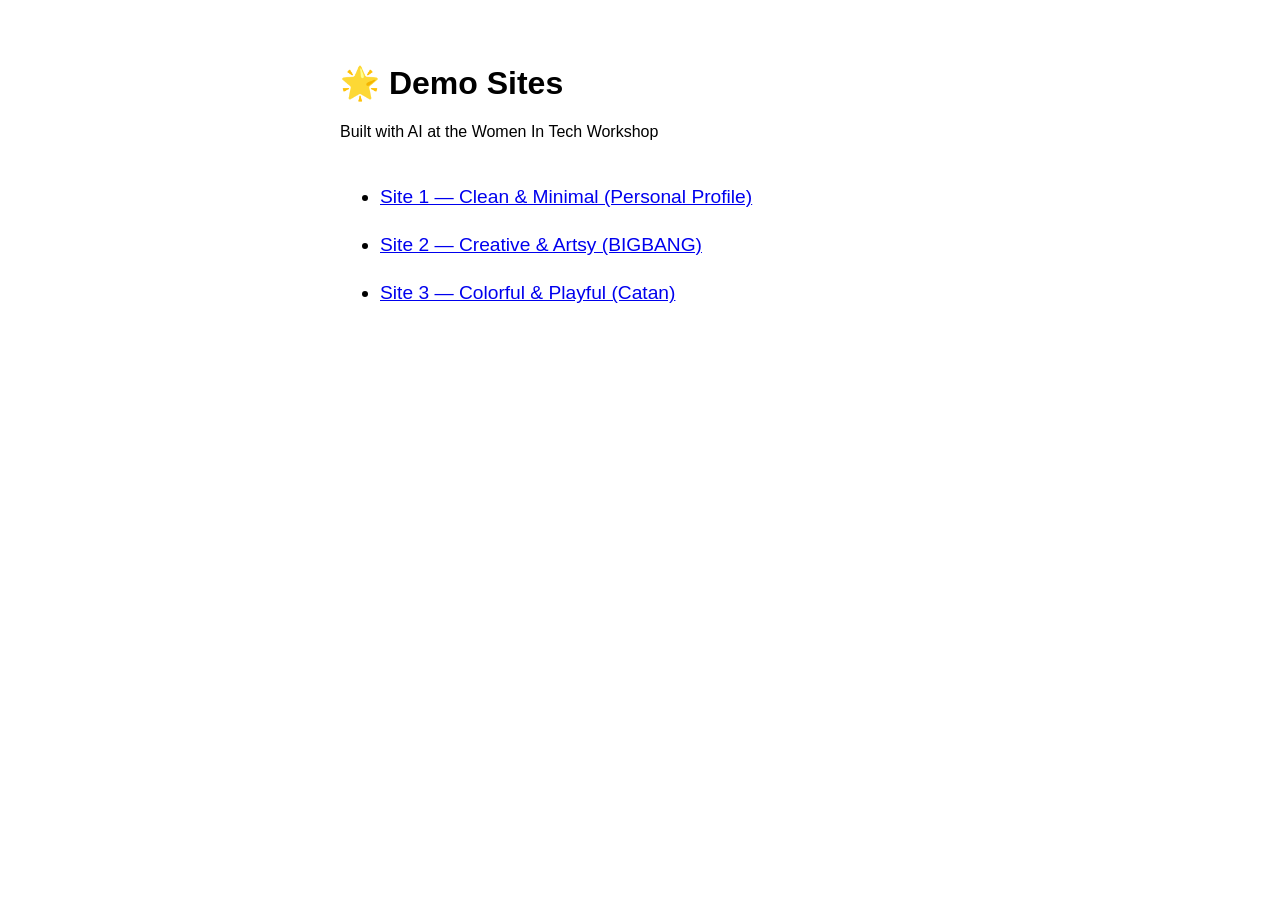
<file: index.html>
<!DOCTYPE html>
<html lang="en">
<head>
  <meta charset="UTF-8">
  <meta name="viewport" content="width=device-width, initial-scale=1.0">
  <title>Profile Demo Sites</title>
</head>
<body style="font-family:sans-serif; max-width:600px; margin:4rem auto; padding:0 1.5rem;">
  <h1>🌟 Demo Sites</h1>
  <p>Built with AI at the Women In Tech Workshop</p>
  <ul style="font-size:1.2rem; line-height:2.5; margin-top:2rem;">
    <li><a href="site1/">Site 1 — Clean & Minimal (Personal Profile)</a></li>
    <li><a href="site2/">Site 2 — Creative & Artsy (BIGBANG)</a></li>
    <li><a href="site3/">Site 3 — Colorful & Playful (Catan)</a></li>
  </ul>
</body>
</html>
</file>
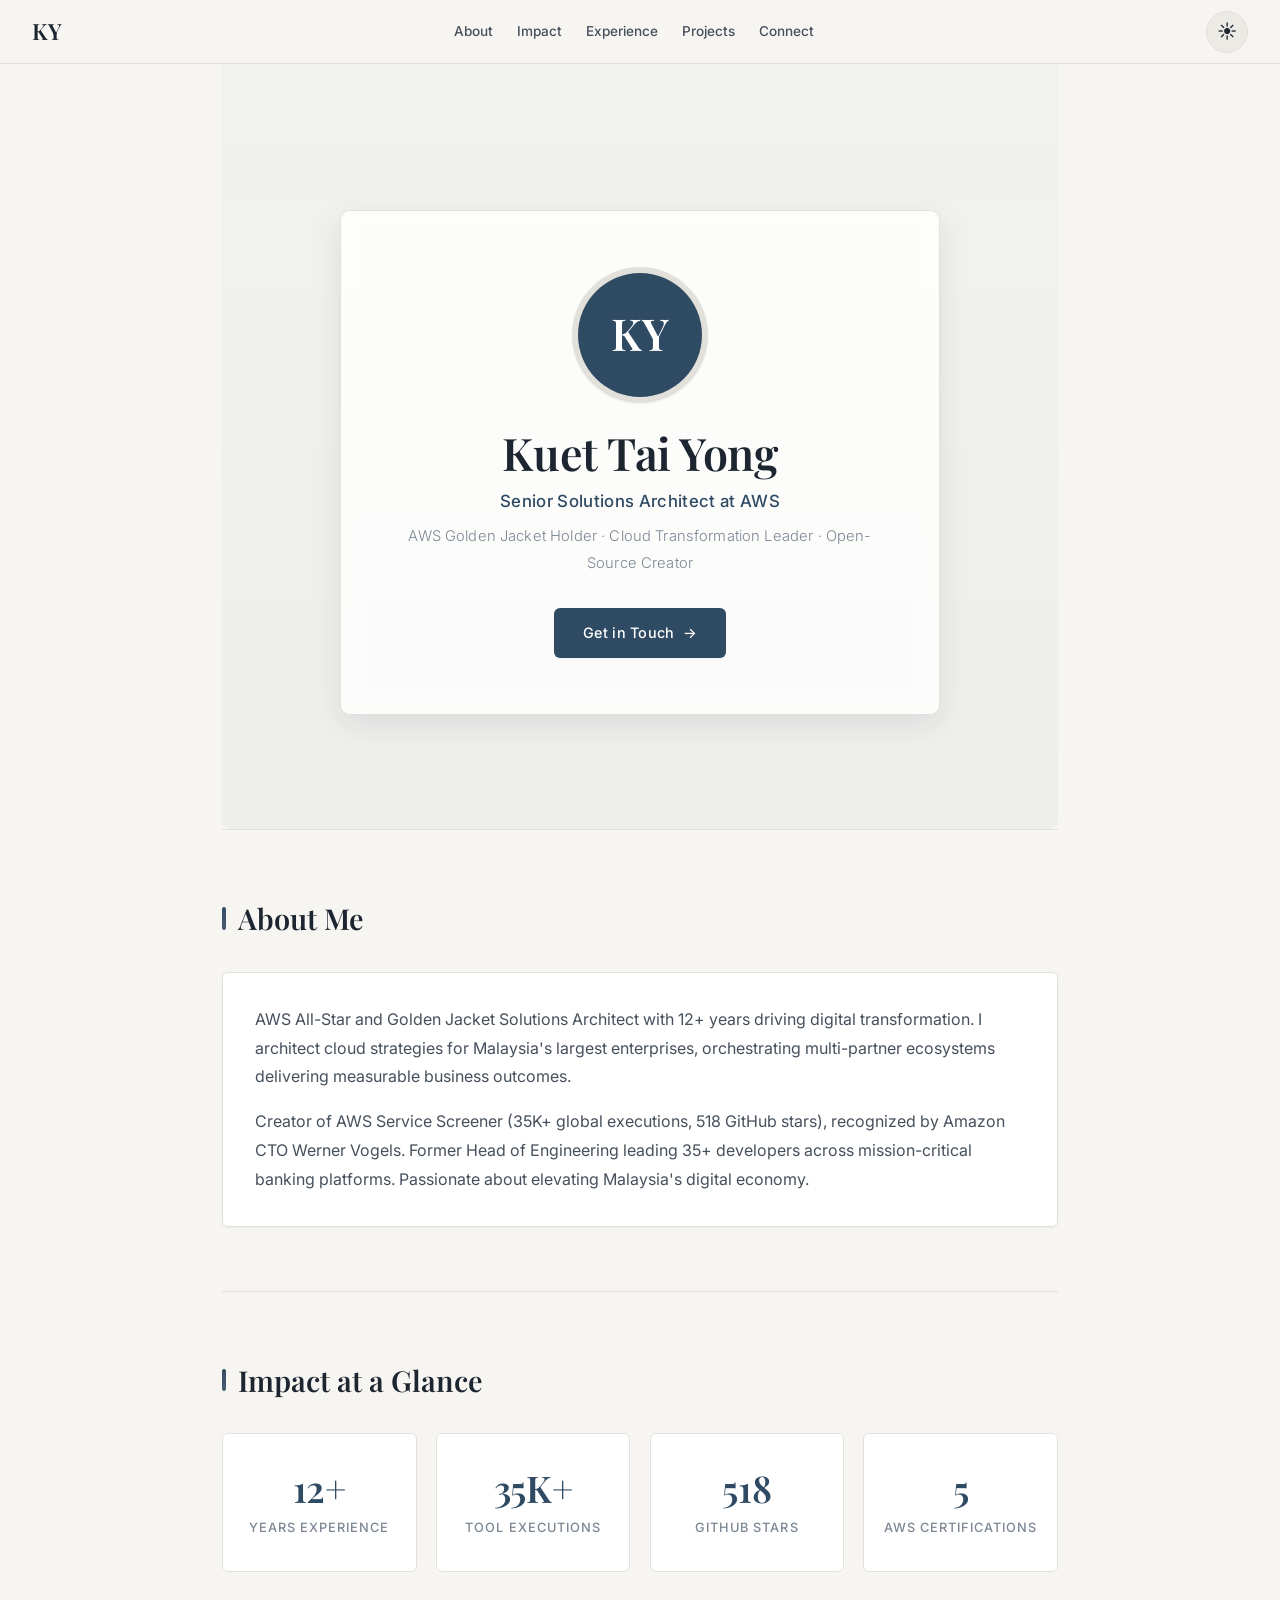
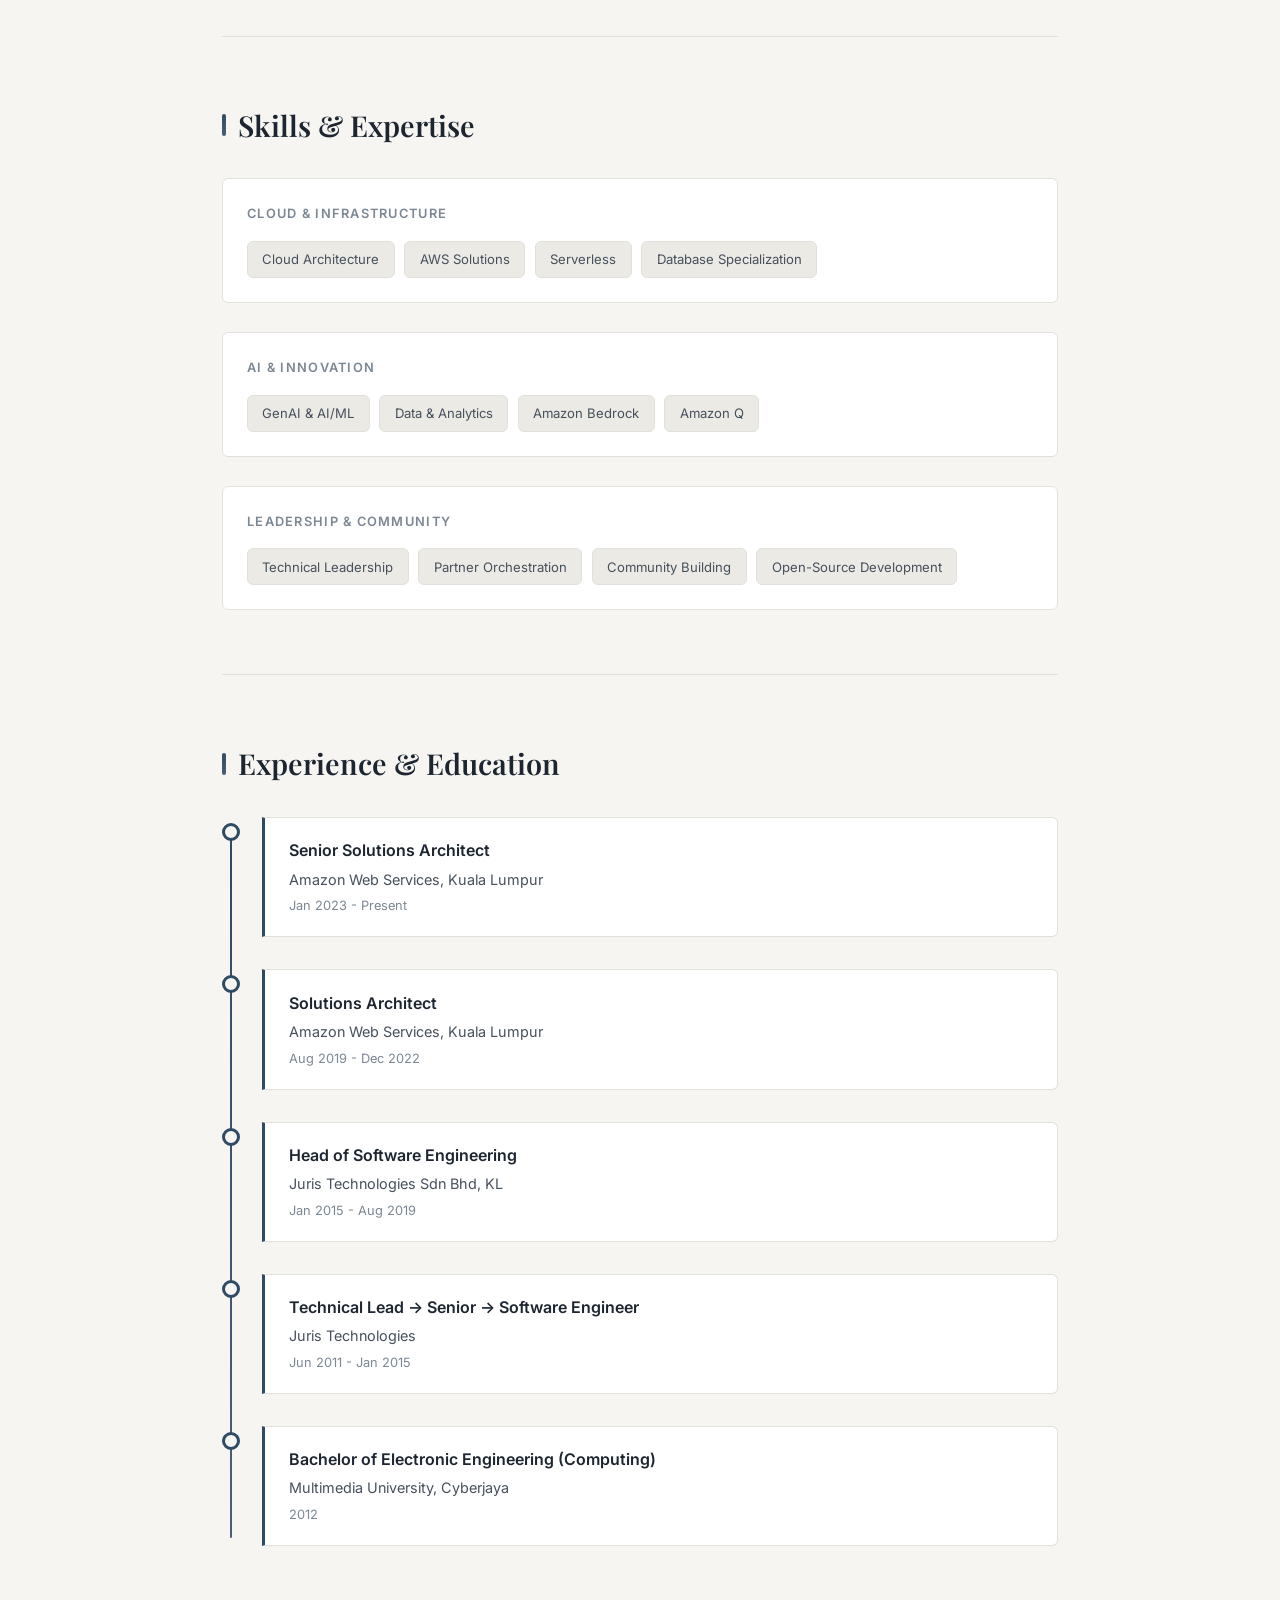
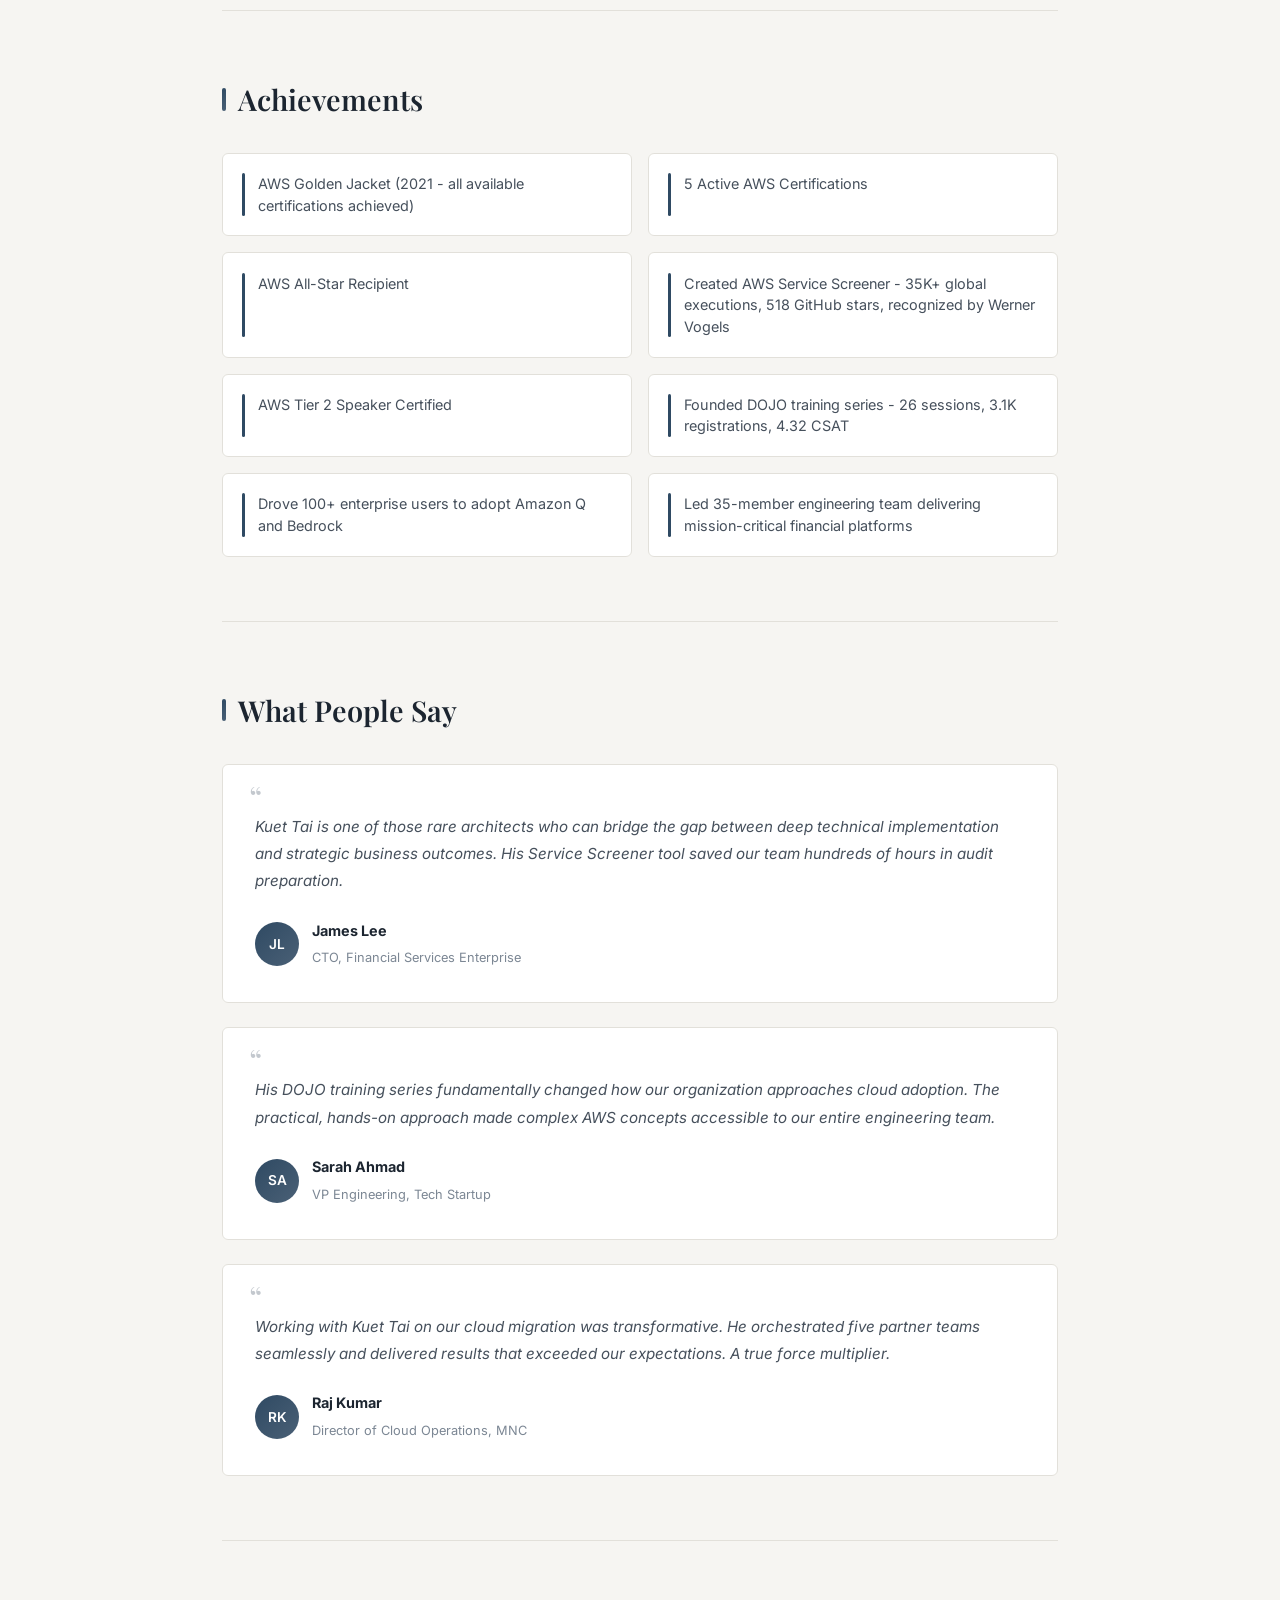
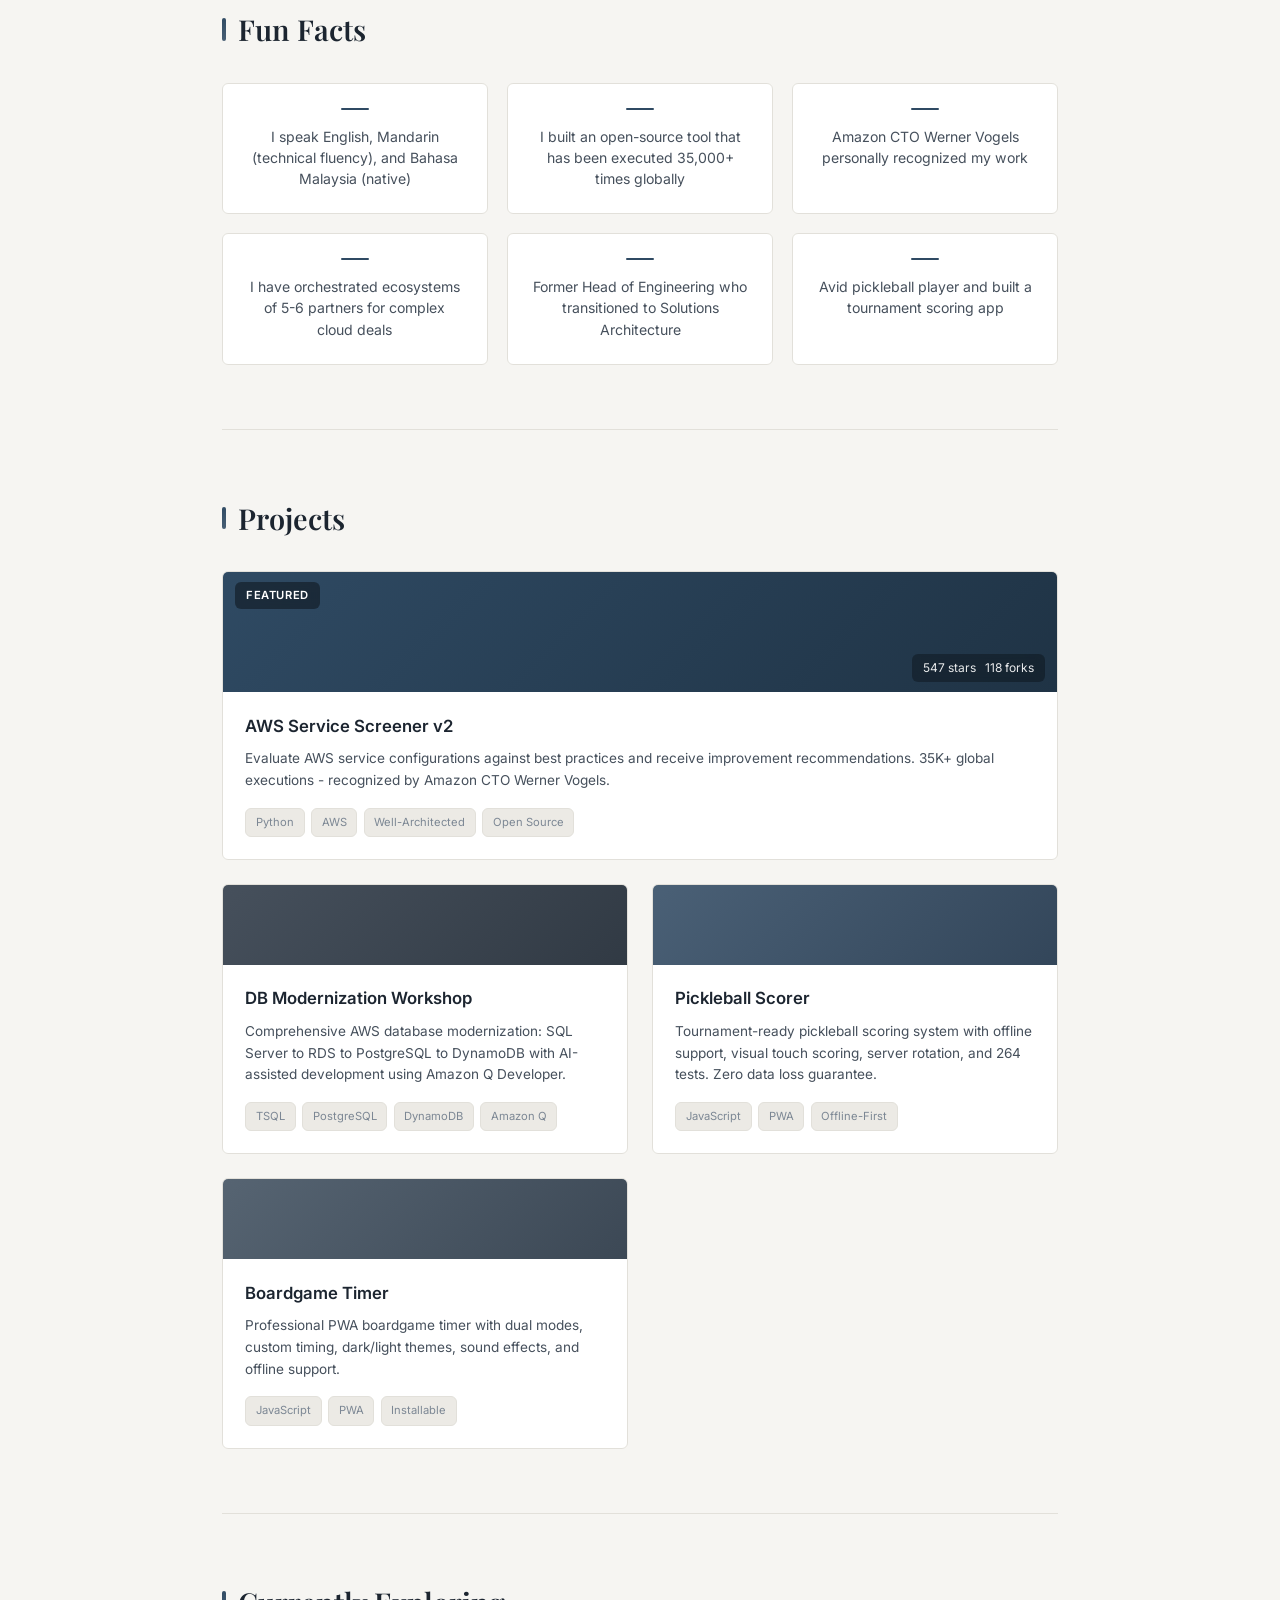
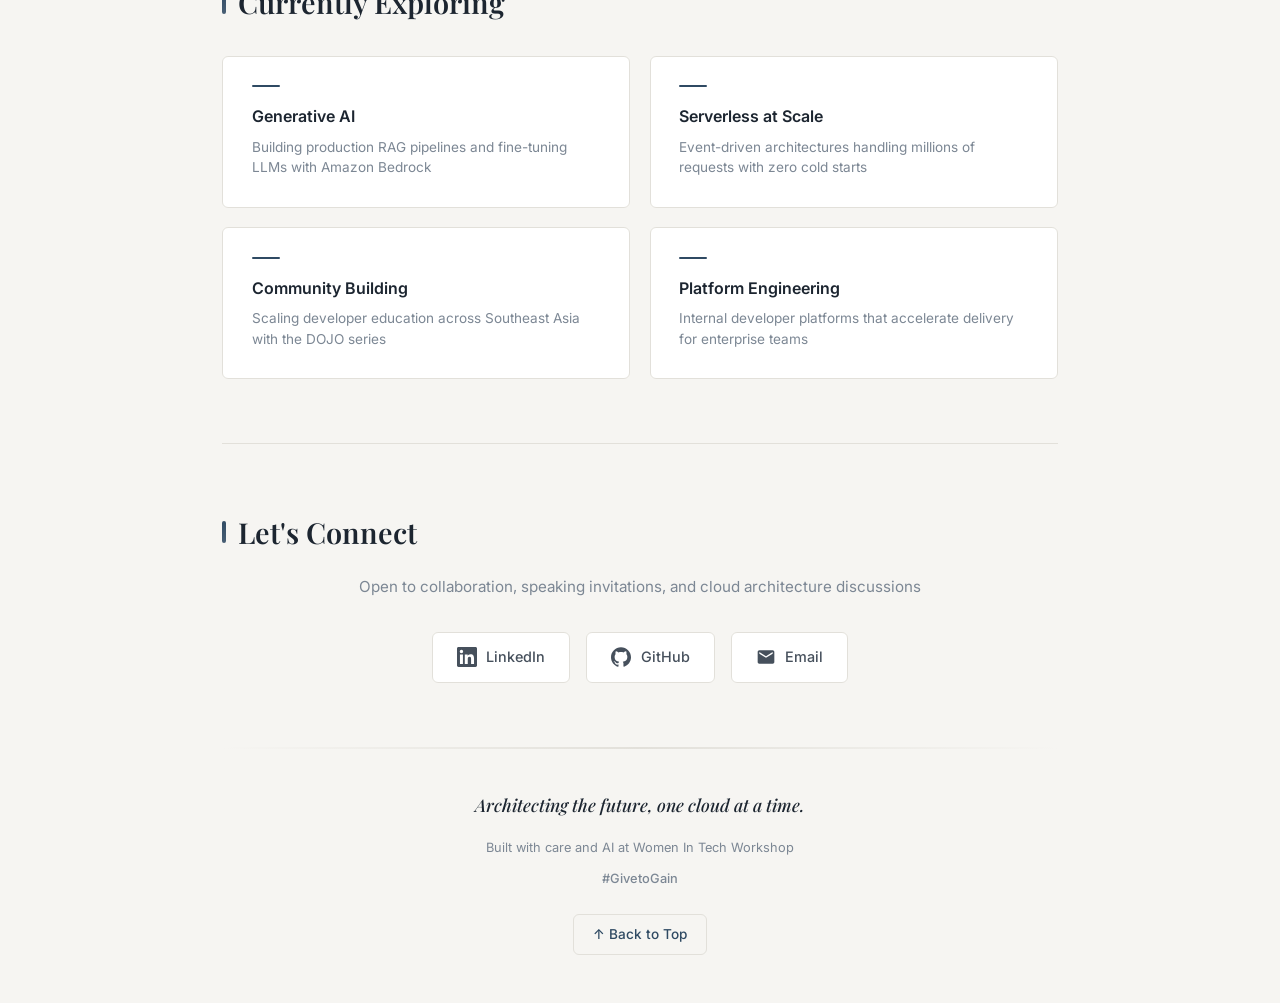
<file: site1/index.html>
<!DOCTYPE html>
<html lang="en">
<head>
  <meta charset="UTF-8">
  <meta name="viewport" content="width=device-width, initial-scale=1.0">
  <title>Kuet Tai Yong — Solutions Architect</title>
  <link rel="stylesheet" href="style.css">
  <link rel="preconnect" href="https://fonts.googleapis.com">
  <link href="https://fonts.googleapis.com/css2?family=Inter:wght@300;400;500;600&family=Playfair+Display:wght@400;500;600&display=swap" rel="stylesheet">
</head>
<body>

  <!-- Dark Mode Toggle (CSS-only checkbox hack)
       STRUCTURAL CONSTRAINT: This checkbox MUST remain a direct sibling of
       <nav>, <main>, and <footer> for the ~ (general sibling combinator) selectors
       to work. Wrapping any of these elements in a container div will silently
       break all dark mode styling with no visual error indication. -->
  <input type="checkbox" id="dark-mode-toggle" class="dark-mode-checkbox" aria-label="Toggle dark mode">

  <!-- Mobile Navigation Toggle (CSS-only checkbox hack, same pattern as dark mode) -->
  <input type="checkbox" id="nav-toggle" class="nav-toggle-checkbox" aria-label="Toggle navigation menu">

  <!-- Sticky Navigation -->
  <nav class="navbar">
    <a href="#hero" class="nav-brand">KY</a>
    <div class="nav-links">
      <a href="#about">About</a>
      <a href="#stats">Impact</a>
      <a href="#experience">Experience</a>
      <a href="#projects">Projects</a>
      <a href="#connect">Connect</a>
    </div>
    <label for="nav-toggle" class="hamburger-label" aria-label="Toggle navigation menu">
      <span class="hamburger-bar"></span>
      <span class="hamburger-bar"></span>
      <span class="hamburger-bar"></span>
    </label>
    <label for="dark-mode-toggle" class="dark-mode-label" aria-label="Toggle dark mode">
      <span class="sun-icon">&#9728;</span>
      <span class="moon-icon">&#9790;</span>
    </label>
  </nav>

  <!-- Mobile Navigation Dropdown Panel (revealed when #nav-toggle is checked) -->
  <div class="mobile-nav-panel">
    <a href="#about">About</a>
    <a href="#stats">Impact</a>
    <a href="#experience">Experience</a>
    <a href="#projects">Projects</a>
    <a href="#connect">Connect</a>
  </div>

  <main>

    <!-- Hero Section -->
    <header id="hero" class="hero section">
      <div class="hero-bg-layer"></div>
      <div class="hero-content">
        <div class="avatar">
          <div class="avatar-ring">
            <svg width="130" height="130" viewBox="0 0 130 130" role="img" aria-label="Initials KY">
              <circle cx="65" cy="65" r="62" fill="var(--primary)"/>
              <text x="65" y="70" text-anchor="middle" dominant-baseline="middle" fill="#fff" font-family="'Playfair Display', serif" font-size="44" font-weight="600">KY</text>
            </svg>
          </div>
        </div>
        <h1>Kuet Tai Yong</h1>
        <p class="subtitle">Senior Solutions Architect at AWS</p>
        <p class="tagline">AWS Golden Jacket Holder &middot; Cloud Transformation Leader &middot; Open-Source Creator</p>
        <a href="mailto:kt.xtrik@gmail.com" class="cta">
          <span class="cta-text">Get in Touch</span>
          <span class="cta-arrow">&rarr;</span>
        </a>
      </div>
    </header>

    <!-- About Section -->
    <section id="about" class="about section">
      <h2><span class="section-accent"></span>About Me</h2>
      <div class="about-card">
        <p>AWS All-Star and Golden Jacket Solutions Architect with 12+ years driving digital transformation. I architect cloud strategies for Malaysia's largest enterprises, orchestrating multi-partner ecosystems delivering measurable business outcomes.</p>
        <p>Creator of AWS Service Screener (35K+ global executions, 518 GitHub stars), recognized by Amazon CTO Werner Vogels. Former Head of Engineering leading 35+ developers across mission-critical banking platforms. Passionate about elevating Malaysia's digital economy.</p>
      </div>
    </section>

    <!-- Impact Stats Section -->
    <section id="stats" class="stats section">
      <h2><span class="section-accent"></span>Impact at a Glance</h2>
      <div class="stats-grid">
        <div class="stat-card">
          <span class="stat-number">12+</span>
          <span class="stat-label">Years Experience</span>
        </div>
        <div class="stat-card">
          <span class="stat-number">35K+</span>
          <span class="stat-label">Tool Executions</span>
        </div>
        <div class="stat-card">
          <span class="stat-number">518</span>
          <span class="stat-label">GitHub Stars</span>
        </div>
        <div class="stat-card">
          <span class="stat-number">5</span>
          <span class="stat-label">AWS Certifications</span>
        </div>
      </div>
    </section>

    <!-- Skills Section -->
    <section class="skills section">
      <h2><span class="section-accent"></span>Skills &amp; Expertise</h2>
      <div class="skills-categories">
        <div class="skill-category">
          <h3 class="skill-category-title">Cloud &amp; Infrastructure</h3>
          <div class="tags">
            <span class="tag tag-primary">Cloud Architecture</span>
            <span class="tag tag-primary">AWS Solutions</span>
            <span class="tag tag-primary">Serverless</span>
            <span class="tag tag-primary">Database Specialization</span>
          </div>
        </div>
        <div class="skill-category">
          <h3 class="skill-category-title">AI &amp; Innovation</h3>
          <div class="tags">
            <span class="tag tag-accent">GenAI &amp; AI/ML</span>
            <span class="tag tag-accent">Data &amp; Analytics</span>
            <span class="tag tag-accent">Amazon Bedrock</span>
            <span class="tag tag-accent">Amazon Q</span>
          </div>
        </div>
        <div class="skill-category">
          <h3 class="skill-category-title">Leadership &amp; Community</h3>
          <div class="tags">
            <span class="tag tag-secondary">Technical Leadership</span>
            <span class="tag tag-secondary">Partner Orchestration</span>
            <span class="tag tag-secondary">Community Building</span>
            <span class="tag tag-secondary">Open-Source Development</span>
          </div>
        </div>
      </div>
    </section>

    <!-- Experience Section -->
    <section id="experience" class="experience section">
      <h2><span class="section-accent"></span>Experience &amp; Education</h2>
      <div class="timeline">
        <div class="timeline-item">
          <div class="timeline-dot"></div>
          <div class="timeline-card">
            <strong>Senior Solutions Architect</strong>
            <span class="timeline-company">Amazon Web Services, Kuala Lumpur</span>
            <time>Jan 2023 - Present</time>
          </div>
        </div>
        <div class="timeline-item">
          <div class="timeline-dot"></div>
          <div class="timeline-card">
            <strong>Solutions Architect</strong>
            <span class="timeline-company">Amazon Web Services, Kuala Lumpur</span>
            <time>Aug 2019 - Dec 2022</time>
          </div>
        </div>
        <div class="timeline-item">
          <div class="timeline-dot"></div>
          <div class="timeline-card">
            <strong>Head of Software Engineering</strong>
            <span class="timeline-company">Juris Technologies Sdn Bhd, KL</span>
            <time>Jan 2015 - Aug 2019</time>
          </div>
        </div>
        <div class="timeline-item">
          <div class="timeline-dot"></div>
          <div class="timeline-card">
            <strong>Technical Lead &rarr; Senior &rarr; Software Engineer</strong>
            <span class="timeline-company">Juris Technologies</span>
            <time>Jun 2011 - Jan 2015</time>
          </div>
        </div>
        <div class="timeline-item">
          <div class="timeline-dot"></div>
          <div class="timeline-card">
            <strong>Bachelor of Electronic Engineering (Computing)</strong>
            <span class="timeline-company">Multimedia University, Cyberjaya</span>
            <time>2012</time>
          </div>
        </div>
      </div>
    </section>

    <!-- Achievements Section -->
    <section class="achievements section">
      <h2><span class="section-accent"></span>Achievements</h2>
      <div class="achievements-grid">
        <div class="achievement-card">
          <span class="achievement-icon" aria-hidden="true"></span>
          <p>AWS Golden Jacket (2021 - all available certifications achieved)</p>
        </div>
        <div class="achievement-card">
          <span class="achievement-icon" aria-hidden="true"></span>
          <p>5 Active AWS Certifications</p>
        </div>
        <div class="achievement-card">
          <span class="achievement-icon" aria-hidden="true"></span>
          <p>AWS All-Star Recipient</p>
        </div>
        <div class="achievement-card">
          <span class="achievement-icon" aria-hidden="true"></span>
          <p>Created AWS Service Screener - 35K+ global executions, 518 GitHub stars, recognized by Werner Vogels</p>
        </div>
        <div class="achievement-card">
          <span class="achievement-icon" aria-hidden="true"></span>
          <p>AWS Tier 2 Speaker Certified</p>
        </div>
        <div class="achievement-card">
          <span class="achievement-icon" aria-hidden="true"></span>
          <p>Founded DOJO training series - 26 sessions, 3.1K registrations, 4.32 CSAT</p>
        </div>
        <div class="achievement-card">
          <span class="achievement-icon" aria-hidden="true"></span>
          <p>Drove 100+ enterprise users to adopt Amazon Q and Bedrock</p>
        </div>
        <div class="achievement-card">
          <span class="achievement-icon" aria-hidden="true"></span>
          <p>Led 35-member engineering team delivering mission-critical financial platforms</p>
        </div>
      </div>
    </section>

    <!-- Testimonials Section -->
    <section class="testimonials section">
      <h2><span class="section-accent"></span>What People Say</h2>
      <div class="testimonials-grid">
        <div class="testimonial-card">
          <div class="testimonial-quote">&ldquo;</div>
          <p class="testimonial-text">Kuet Tai is one of those rare architects who can bridge the gap between deep technical implementation and strategic business outcomes. His Service Screener tool saved our team hundreds of hours in audit preparation.</p>
          <div class="testimonial-author">
            <div class="testimonial-avatar">JL</div>
            <div>
              <strong>James Lee</strong>
              <span>CTO, Financial Services Enterprise</span>
            </div>
          </div>
        </div>
        <div class="testimonial-card">
          <div class="testimonial-quote">&ldquo;</div>
          <p class="testimonial-text">His DOJO training series fundamentally changed how our organization approaches cloud adoption. The practical, hands-on approach made complex AWS concepts accessible to our entire engineering team.</p>
          <div class="testimonial-author">
            <div class="testimonial-avatar">SA</div>
            <div>
              <strong>Sarah Ahmad</strong>
              <span>VP Engineering, Tech Startup</span>
            </div>
          </div>
        </div>
        <div class="testimonial-card">
          <div class="testimonial-quote">&ldquo;</div>
          <p class="testimonial-text">Working with Kuet Tai on our cloud migration was transformative. He orchestrated five partner teams seamlessly and delivered results that exceeded our expectations. A true force multiplier.</p>
          <div class="testimonial-author">
            <div class="testimonial-avatar">RK</div>
            <div>
              <strong>Raj Kumar</strong>
              <span>Director of Cloud Operations, MNC</span>
            </div>
          </div>
        </div>
      </div>
    </section>

    <!-- Fun Facts Section -->
    <section class="funfacts section">
      <h2><span class="section-accent"></span>Fun Facts</h2>
      <div class="facts-grid">
        <div class="fact-card">
          <span class="fact-emoji" aria-hidden="true"></span>
          <p>I speak English, Mandarin (technical fluency), and Bahasa Malaysia (native)</p>
        </div>
        <div class="fact-card">
          <span class="fact-emoji" aria-hidden="true"></span>
          <p>I built an open-source tool that has been executed 35,000+ times globally</p>
        </div>
        <div class="fact-card">
          <span class="fact-emoji" aria-hidden="true"></span>
          <p>Amazon CTO Werner Vogels personally recognized my work</p>
        </div>
        <div class="fact-card">
          <span class="fact-emoji" aria-hidden="true"></span>
          <p>I have orchestrated ecosystems of 5-6 partners for complex cloud deals</p>
        </div>
        <div class="fact-card">
          <span class="fact-emoji" aria-hidden="true"></span>
          <p>Former Head of Engineering who transitioned to Solutions Architecture</p>
        </div>
        <div class="fact-card">
          <span class="fact-emoji" aria-hidden="true"></span>
          <p>Avid pickleball player and built a tournament scoring app</p>
        </div>
      </div>
    </section>

    <!-- Projects Section -->
    <section id="projects" class="projects section">
      <h2><span class="section-accent"></span>Projects</h2>
      <div class="projects-grid">

        <a href="https://github.com/aws-samples/service-screener-v2" target="_blank" rel="noopener" class="project-card featured">
          <div class="project-banner gradient-1">
            <span class="project-badge">Featured</span>
            <span class="project-stats">547 stars &nbsp; 118 forks</span>
          </div>
          <div class="project-body">
            <h3>AWS Service Screener v2</h3>
            <p>Evaluate AWS service configurations against best practices and receive improvement recommendations. 35K+ global executions - recognized by Amazon CTO Werner Vogels.</p>
            <div class="project-tags">
              <span>Python</span><span>AWS</span><span>Well-Architected</span><span>Open Source</span>
            </div>
          </div>
        </a>

        <a href="https://github.com/kuettai/aws-modernize-workshop-db" target="_blank" rel="noopener" class="project-card">
          <div class="project-banner gradient-2"></div>
          <div class="project-body">
            <h3>DB Modernization Workshop</h3>
            <p>Comprehensive AWS database modernization: SQL Server to RDS to PostgreSQL to DynamoDB with AI-assisted development using Amazon Q Developer.</p>
            <div class="project-tags">
              <span>TSQL</span><span>PostgreSQL</span><span>DynamoDB</span><span>Amazon Q</span>
            </div>
          </div>
        </a>

        <a href="https://github.com/kuettai/pickle-frontend" target="_blank" rel="noopener" class="project-card">
          <div class="project-banner gradient-3"></div>
          <div class="project-body">
            <h3>Pickleball Scorer</h3>
            <p>Tournament-ready pickleball scoring system with offline support, visual touch scoring, server rotation, and 264 tests. Zero data loss guarantee.</p>
            <div class="project-tags">
              <span>JavaScript</span><span>PWA</span><span>Offline-First</span>
            </div>
          </div>
        </a>

        <a href="https://github.com/kuettai/boardgame-timer" target="_blank" rel="noopener" class="project-card">
          <div class="project-banner gradient-4"></div>
          <div class="project-body">
            <h3>Boardgame Timer</h3>
            <p>Professional PWA boardgame timer with dual modes, custom timing, dark/light themes, sound effects, and offline support.</p>
            <div class="project-tags">
              <span>JavaScript</span><span>PWA</span><span>Installable</span>
            </div>
          </div>
        </a>

      </div>
    </section>

    <!-- Currently Learning Section -->
    <section class="learning section">
      <h2><span class="section-accent"></span>Currently Exploring</h2>
      <div class="learning-grid">
        <div class="learning-card">
          <span class="learning-icon" aria-hidden="true"></span>
          <h3>Generative AI</h3>
          <p>Building production RAG pipelines and fine-tuning LLMs with Amazon Bedrock</p>
        </div>
        <div class="learning-card">
          <span class="learning-icon" aria-hidden="true"></span>
          <h3>Serverless at Scale</h3>
          <p>Event-driven architectures handling millions of requests with zero cold starts</p>
        </div>
        <div class="learning-card">
          <span class="learning-icon" aria-hidden="true"></span>
          <h3>Community Building</h3>
          <p>Scaling developer education across Southeast Asia with the DOJO series</p>
        </div>
        <div class="learning-card">
          <span class="learning-icon" aria-hidden="true"></span>
          <h3>Platform Engineering</h3>
          <p>Internal developer platforms that accelerate delivery for enterprise teams</p>
        </div>
      </div>
    </section>

    <!-- Connect Section -->
    <section id="connect" class="social section">
      <h2><span class="section-accent"></span>Let's Connect</h2>
      <p class="connect-subtitle">Open to collaboration, speaking invitations, and cloud architecture discussions</p>
      <div class="social-links">
        <a href="https://linkedin.com/in/kuettai" target="_blank" rel="noopener" class="social-btn linkedin" aria-label="LinkedIn">
          <svg width="22" height="22" viewBox="0 0 24 24" fill="currentColor"><path d="M20.447 20.452h-3.554v-5.569c0-1.328-.027-3.037-1.852-3.037-1.853 0-2.136 1.445-2.136 2.939v5.667H9.351V9h3.414v1.561h.046c.477-.9 1.637-1.85 3.37-1.85 3.601 0 4.267 2.37 4.267 5.455v6.286zM5.337 7.433a2.062 2.062 0 01-2.063-2.065 2.064 2.064 0 112.063 2.065zm1.782 13.019H3.555V9h3.564v11.452zM22.225 0H1.771C.792 0 0 .774 0 1.729v20.542C0 23.227.792 24 1.771 24h20.451C23.2 24 24 23.227 24 22.271V1.729C24 .774 23.2 0 22.222 0h.003z"/></svg>
          <span>LinkedIn</span>
        </a>
        <a href="https://github.com/kuettai" target="_blank" rel="noopener" class="social-btn github" aria-label="GitHub">
          <svg width="22" height="22" viewBox="0 0 24 24" fill="currentColor"><path d="M12 .297c-6.63 0-12 5.373-12 12 0 5.303 3.438 9.8 8.205 11.385.6.113.82-.258.82-.577 0-.285-.01-1.04-.015-2.04-3.338.724-4.042-1.61-4.042-1.61C4.422 18.07 3.633 17.7 3.633 17.7c-1.087-.744.084-.729.084-.729 1.205.084 1.838 1.236 1.838 1.236 1.07 1.835 2.809 1.305 3.495.998.108-.776.417-1.305.76-1.605-2.665-.3-5.466-1.332-5.466-5.93 0-1.31.465-2.38 1.235-3.22-.135-.303-.54-1.523.105-3.176 0 0 1.005-.322 3.3 1.23.96-.267 1.98-.399 3-.405 1.02.006 2.04.138 3 .405 2.28-1.552 3.285-1.23 3.285-1.23.645 1.653.24 2.873.12 3.176.765.84 1.23 1.91 1.23 3.22 0 4.61-2.805 5.625-5.475 5.92.42.36.81 1.096.81 2.22 0 1.606-.015 2.896-.015 3.286 0 .315.21.69.825.57C20.565 22.092 24 17.592 24 12.297c0-6.627-5.373-12-12-12"/></svg>
          <span>GitHub</span>
        </a>
        <a href="mailto:kt.xtrik@gmail.com" class="social-btn email" aria-label="Email">
          <svg width="22" height="22" viewBox="0 0 24 24" fill="currentColor"><path d="M20 4H4c-1.1 0-2 .9-2 2v12c0 1.1.9 2 2 2h16c1.1 0 2-.9 2-2V6c0-1.1-.9-2-2-2zm0 4l-8 5-8-5V6l8 5 8-5v2z"/></svg>
          <span>Email</span>
        </a>
      </div>
    </section>

  </main>

  <!-- Footer -->
  <footer>
    <div class="footer-separator"></div>
    <div class="footer-content">
      <p class="footer-tagline">Architecting the future, one cloud at a time.</p>
      <p class="footer-meta">Built with care and AI at Women In Tech Workshop</p>
      <p class="footer-hashtag">#GivetoGain</p>
      <a href="#hero" class="back-to-top">&uarr; Back to Top</a>
    </div>
  </footer>

</body>
</html>
</file>
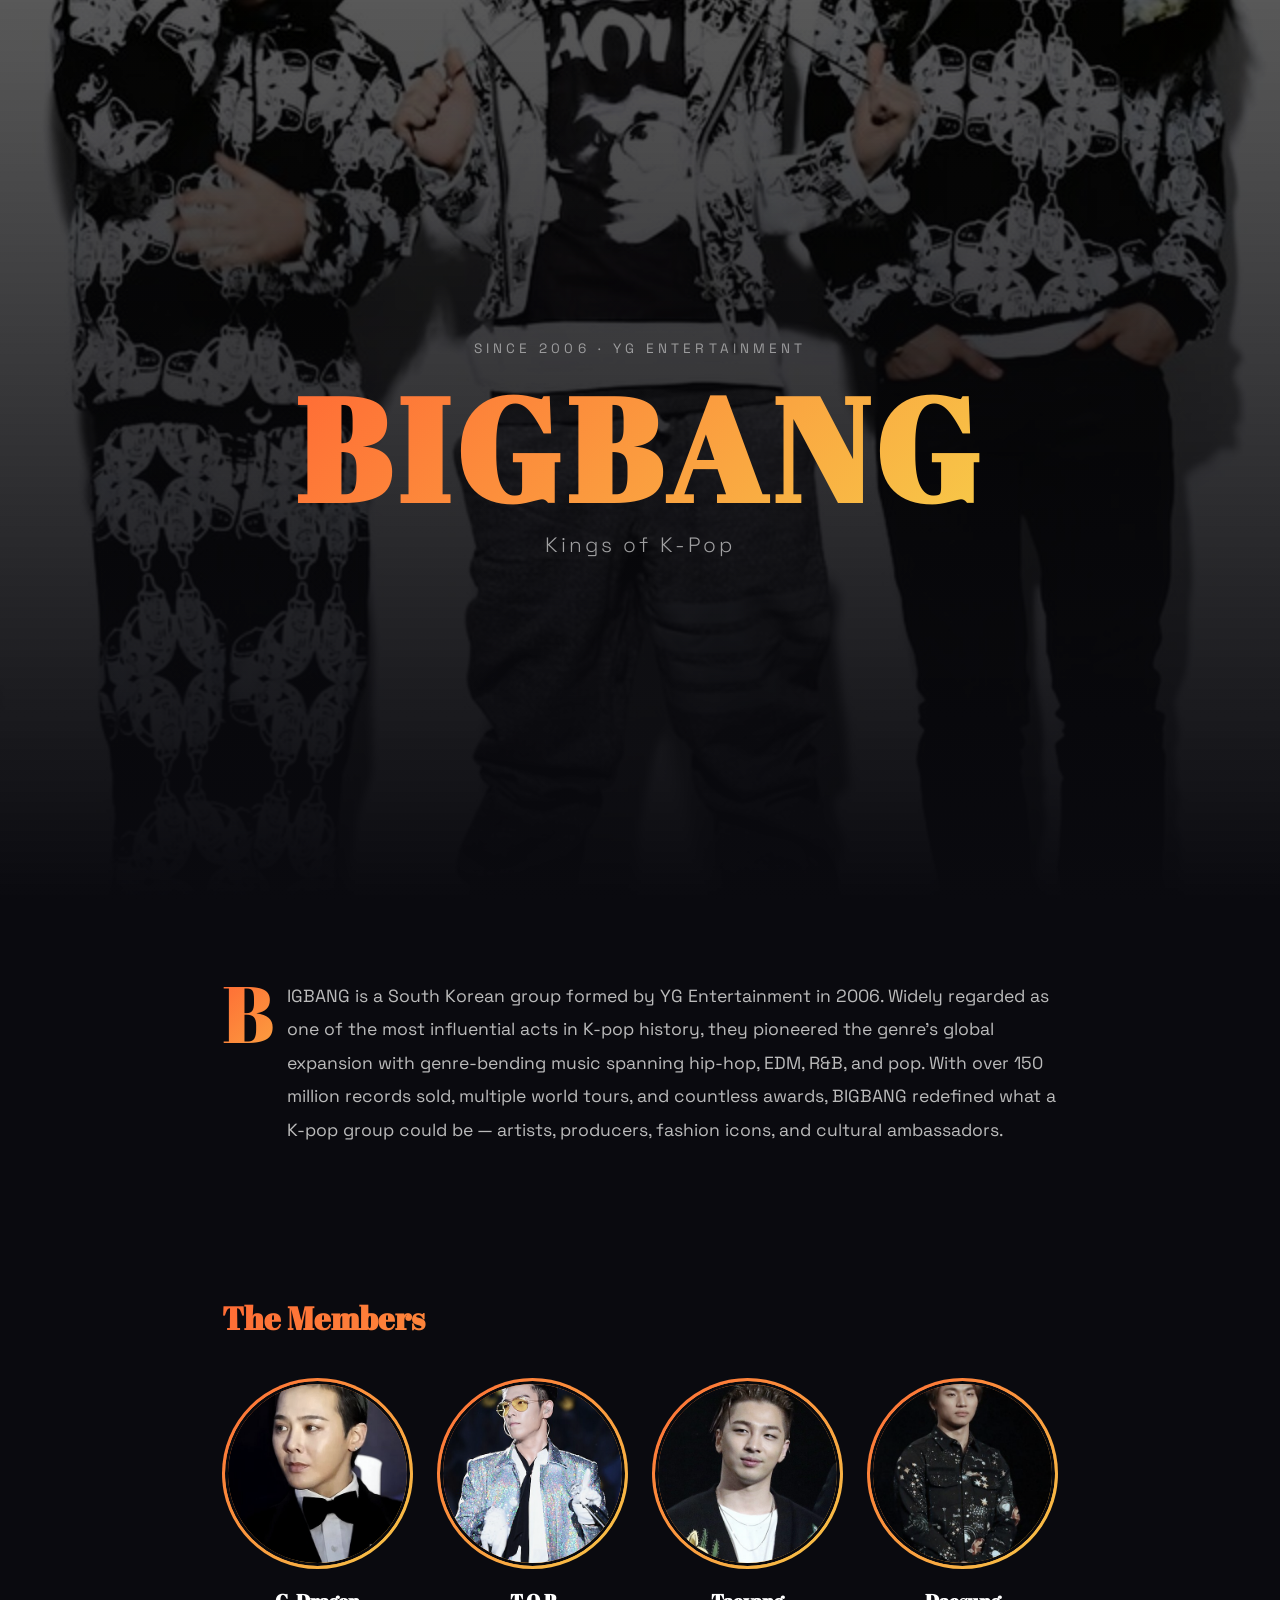
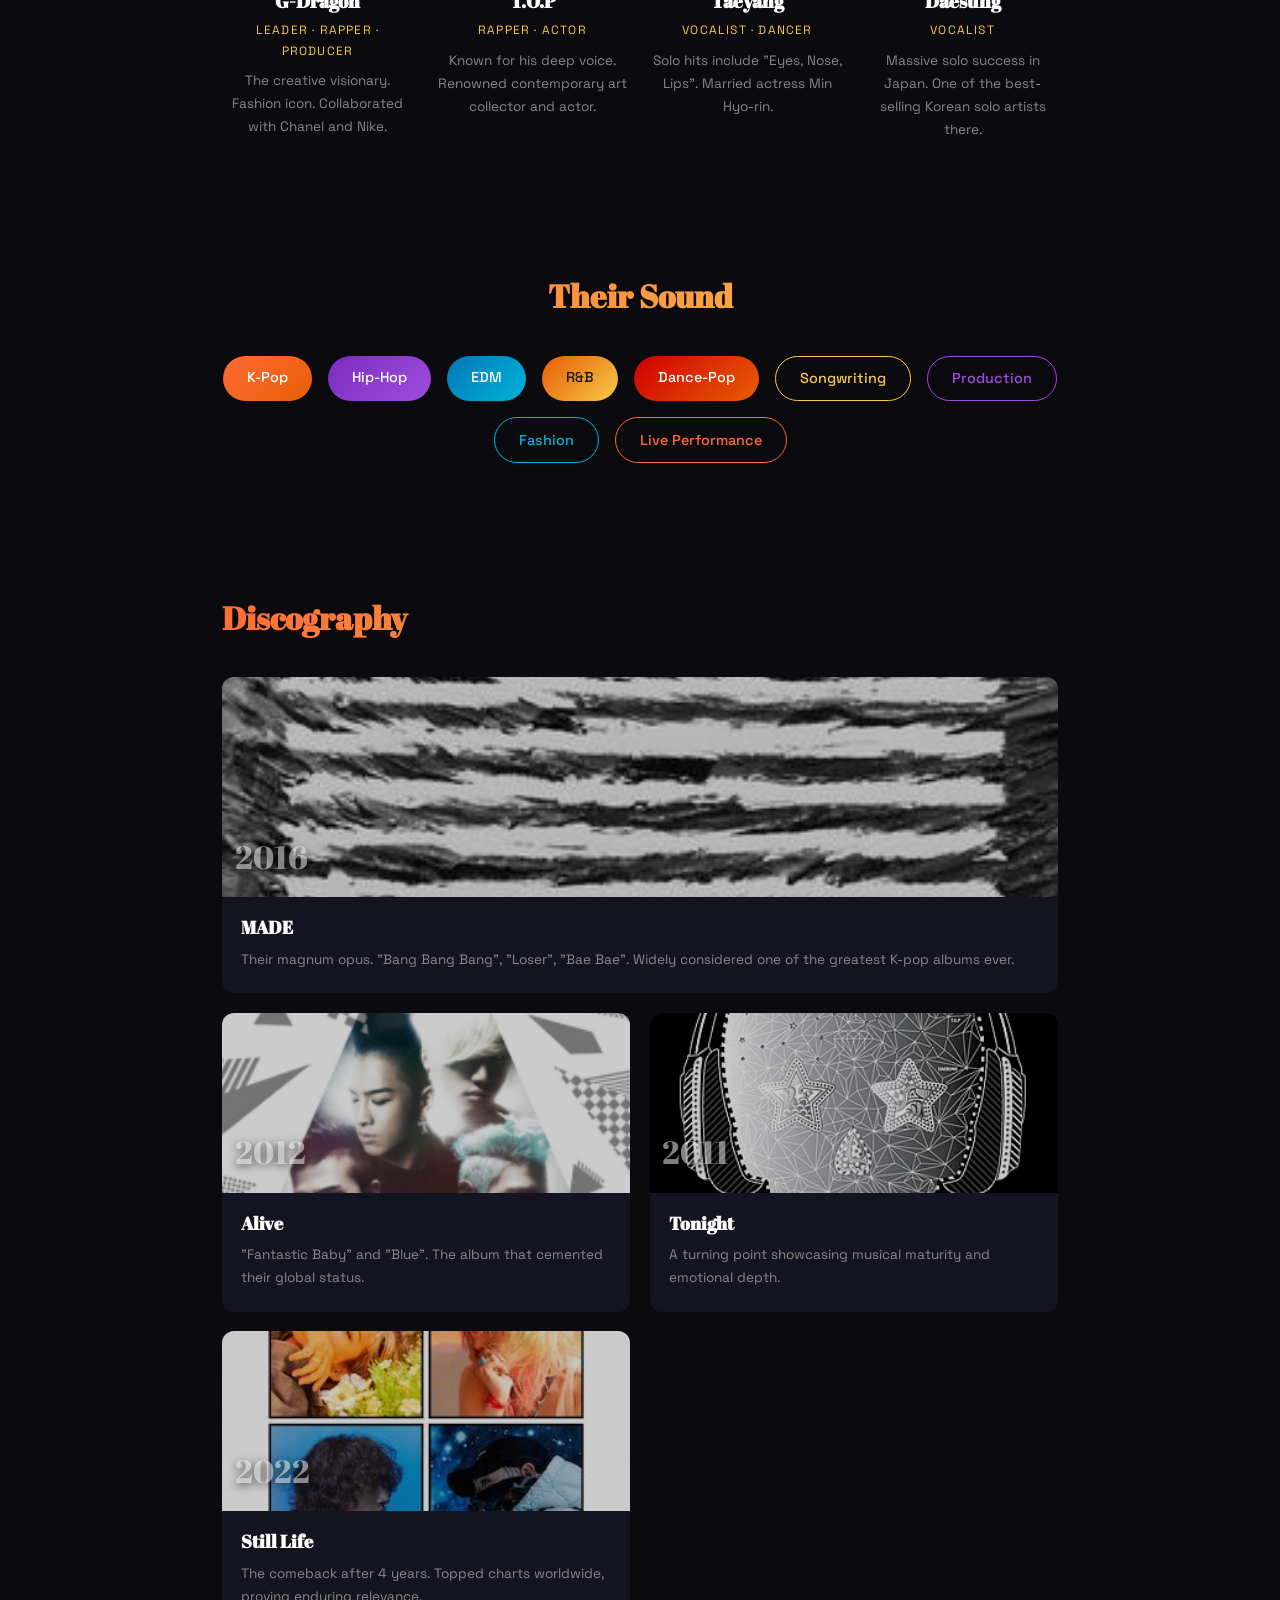
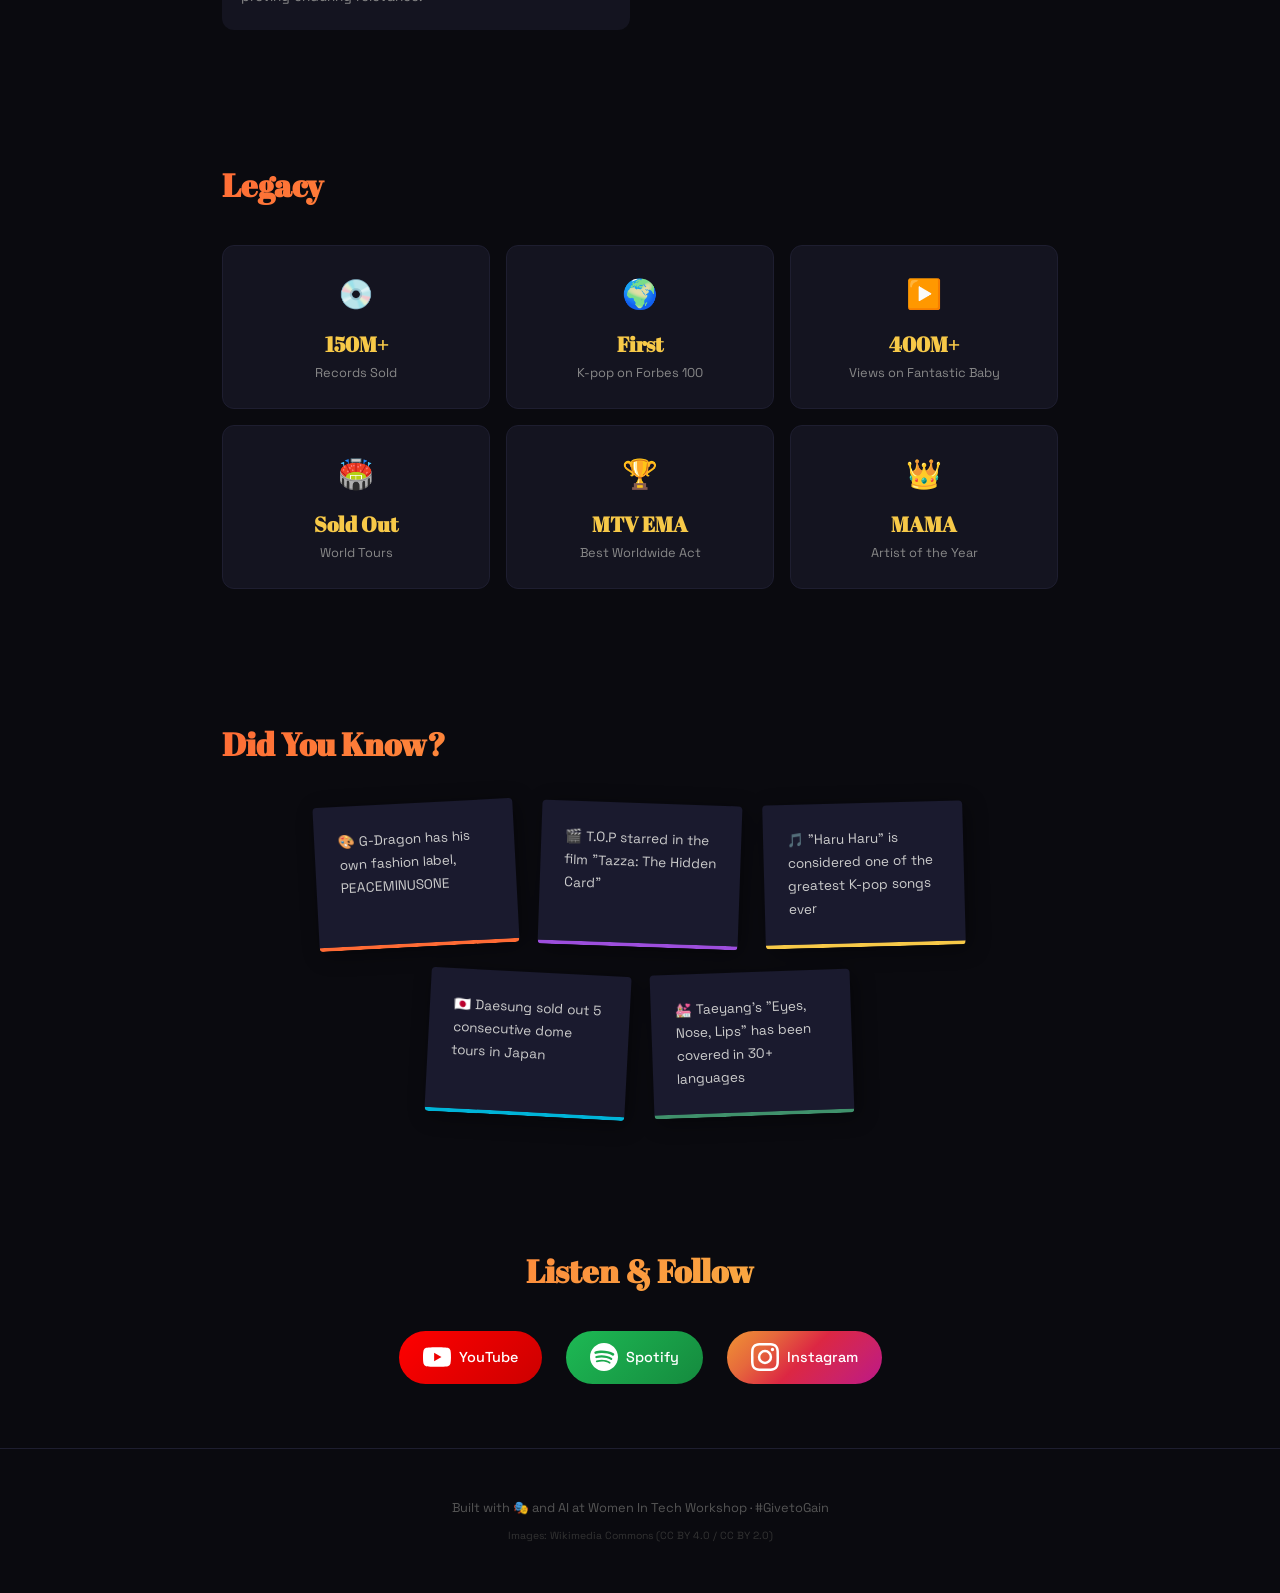
<file: site2/index.html>
<!DOCTYPE html>
<html lang="en">
<head>
  <meta charset="UTF-8">
  <meta name="viewport" content="width=device-width, initial-scale=1.0">
  <title>BIGBANG — Kings of K-Pop</title>
  <link rel="stylesheet" href="style.css">
  <link rel="preconnect" href="https://fonts.googleapis.com">
  <link href="https://fonts.googleapis.com/css2?family=Abril+Fatface&family=Space+Grotesk:wght@300;400;500;600;700&display=swap" rel="stylesheet">
</head>
<body>

  <!-- ═══ HERO ═══ -->
  <header class="hero">
    <div class="hero-overlay"></div>
    <img class="hero-bg" src="images/hero.jpg" alt="BIGBANG group photo" loading="eager">
    <div class="hero-content section-anim">
      <p class="hero-label">Since 2006 · YG Entertainment</p>
      <h1>BIGBANG</h1>
      <p class="tagline">Kings of K-Pop</p>
    </div>
  </header>

  <main>

    <!-- ═══ ABOUT ═══ -->
    <section class="about section-anim" style="animation-delay: 0.15s">
      <div class="about-inner">
        <span class="drop-cap">B</span>
        <p>IGBANG is a South Korean group formed by YG Entertainment in 2006. Widely regarded as one of the most influential acts in K-pop history, they pioneered the genre's global expansion with genre-bending music spanning hip-hop, EDM, R&B, and pop. With over 150 million records sold, multiple world tours, and countless awards, BIGBANG redefined what a K-pop group could be — artists, producers, fashion icons, and cultural ambassadors.</p>
      </div>
    </section>

    <!-- ═══ MEMBERS ═══ -->
    <section class="members section-anim" style="animation-delay: 0.25s">
      <h2>The Members</h2>
      <div class="members-grid">
        <div class="member-card">
          <div class="member-img-wrap">
            <img src="images/gdragon.jpg" alt="G-Dragon" loading="lazy">
          </div>
          <h3>G-Dragon</h3>
          <span class="member-role">Leader · Rapper · Producer</span>
          <p>The creative visionary. Fashion icon. Collaborated with Chanel and Nike.</p>
        </div>
        <div class="member-card">
          <div class="member-img-wrap">
            <img src="images/top.jpg" alt="T.O.P" loading="lazy">
          </div>
          <h3>T.O.P</h3>
          <span class="member-role">Rapper · Actor</span>
          <p>Known for his deep voice. Renowned contemporary art collector and actor.</p>
        </div>
        <div class="member-card">
          <div class="member-img-wrap">
            <img src="images/taeyang.jpg" alt="Taeyang" loading="lazy">
          </div>
          <h3>Taeyang</h3>
          <span class="member-role">Vocalist · Dancer</span>
          <p>Solo hits include "Eyes, Nose, Lips". Married actress Min Hyo-rin.</p>
        </div>
        <div class="member-card">
          <div class="member-img-wrap">
            <img src="images/daesung.jpg" alt="Daesung" loading="lazy">
          </div>
          <h3>Daesung</h3>
          <span class="member-role">Vocalist</span>
          <p>Massive solo success in Japan. One of the best-selling Korean solo artists there.</p>
        </div>
      </div>
    </section>

    <!-- ═══ GENRES ═══ -->
    <section class="genres section-anim" style="animation-delay: 0.3s">
      <h2>Their Sound</h2>
      <div class="genre-cloud">
        <span class="genre g1">K-Pop</span>
        <span class="genre g2">Hip-Hop</span>
        <span class="genre g3">EDM</span>
        <span class="genre g4">R&amp;B</span>
        <span class="genre g5">Dance-Pop</span>
        <span class="genre g6">Songwriting</span>
        <span class="genre g7">Production</span>
        <span class="genre g8">Fashion</span>
        <span class="genre g9">Live Performance</span>
      </div>
    </section>

    <!-- ═══ DISCOGRAPHY ═══ -->
    <section class="disco section-anim" style="animation-delay: 0.35s">
      <h2>Discography</h2>
      <div class="disco-grid">
        <a href="https://en.wikipedia.org/wiki/Made_(Big_Bang_album)" target="_blank" rel="noopener" class="album-card featured">
          <div class="album-art">
            <img src="images/album-made.jpg" alt="MADE album cover">
            <span class="album-year">2016</span>
          </div>
          <div class="album-info">
            <h3>MADE</h3>
            <p>Their magnum opus. "Bang Bang Bang", "Loser", "Bae Bae". Widely considered one of the greatest K-pop albums ever.</p>
          </div>
        </a>
        <a href="https://en.wikipedia.org/wiki/Alive_(Big_Bang_album)" target="_blank" rel="noopener" class="album-card">
          <div class="album-art">
            <img src="images/album-alive.jpg" alt="Alive album cover">
            <span class="album-year">2012</span>
          </div>
          <div class="album-info">
            <h3>Alive</h3>
            <p>"Fantastic Baby" and "Blue". The album that cemented their global status.</p>
          </div>
        </a>
        <a href="https://en.wikipedia.org/wiki/Tonight_(Big_Bang_EP)" target="_blank" rel="noopener" class="album-card">
          <div class="album-art">
            <img src="images/album-tonight.jpg" alt="Tonight EP cover">
            <span class="album-year">2011</span>
          </div>
          <div class="album-info">
            <h3>Tonight</h3>
            <p>A turning point showcasing musical maturity and emotional depth.</p>
          </div>
        </a>
        <a href="https://en.wikipedia.org/wiki/Still_Life_(Big_Bang_song)" target="_blank" rel="noopener" class="album-card">
          <div class="album-art">
            <img src="images/album-stilllife.jpg" alt="Still Life single cover">
            <span class="album-year">2022</span>
          </div>
          <div class="album-info">
            <h3>Still Life</h3>
            <p>The comeback after 4 years. Topped charts worldwide, proving enduring relevance.</p>
          </div>
        </a>
      </div>
    </section>

    <!-- ═══ ACHIEVEMENTS ═══ -->
    <section class="achievements section-anim" style="animation-delay: 0.4s">
      <h2>Legacy</h2>
      <div class="achieve-grid">
        <div class="achieve-card"><span class="achieve-icon">💿</span><strong>150M+</strong>Records Sold</div>
        <div class="achieve-card"><span class="achieve-icon">🌍</span><strong>First</strong>K-pop on Forbes 100</div>
        <div class="achieve-card"><span class="achieve-icon">▶️</span><strong>400M+</strong>Views on Fantastic Baby</div>
        <div class="achieve-card"><span class="achieve-icon">🏟️</span><strong>Sold Out</strong>World Tours</div>
        <div class="achieve-card"><span class="achieve-icon">🏆</span><strong>MTV EMA</strong>Best Worldwide Act</div>
        <div class="achieve-card"><span class="achieve-icon">👑</span><strong>MAMA</strong>Artist of the Year</div>
      </div>
    </section>

    <!-- ═══ FUN FACTS ═══ -->
    <section class="facts section-anim" style="animation-delay: 0.45s">
      <h2>Did You Know?</h2>
      <div class="facts-masonry">
        <div class="fact-polaroid rot-1">🎨 G-Dragon has his own fashion label, PEACEMINUSONE</div>
        <div class="fact-polaroid rot-2">🎬 T.O.P starred in the film "Tazza: The Hidden Card"</div>
        <div class="fact-polaroid rot-3">🎵 "Haru Haru" is considered one of the greatest K-pop songs ever</div>
        <div class="fact-polaroid rot-4">🇯🇵 Daesung sold out 5 consecutive dome tours in Japan</div>
        <div class="fact-polaroid rot-5">💒 Taeyang's "Eyes, Nose, Lips" has been covered in 30+ languages</div>
      </div>
    </section>

    <!-- ═══ LISTEN ═══ -->
    <section class="listen section-anim" style="animation-delay: 0.5s">
      <h2>Listen &amp; Follow</h2>
      <div class="social-row">
        <a href="https://www.youtube.com/@BIGBANG" target="_blank" rel="noopener" class="social-btn yt" aria-label="YouTube">
          <svg width="28" height="28" viewBox="0 0 24 24" fill="currentColor"><path d="M23.498 6.186a3.016 3.016 0 0 0-2.122-2.136C19.505 3.545 12 3.545 12 3.545s-7.505 0-9.377.505A3.017 3.017 0 0 0 .502 6.186C0 8.07 0 12 0 12s0 3.93.502 5.814a3.016 3.016 0 0 0 2.122 2.136c1.871.505 9.376.505 9.376.505s7.505 0 9.377-.505a3.015 3.015 0 0 0 2.122-2.136C24 15.93 24 12 24 12s0-3.93-.502-5.814zM9.545 15.568V8.432L15.818 12l-6.273 3.568z"/></svg>
          YouTube
        </a>
        <a href="https://open.spotify.com/artist/4Kxlr1PRlDKEB0ekOCyHgX" target="_blank" rel="noopener" class="social-btn sp" aria-label="Spotify">
          <svg width="28" height="28" viewBox="0 0 24 24" fill="currentColor"><path d="M12 0C5.4 0 0 5.4 0 12s5.4 12 12 12 12-5.4 12-12S18.66 0 12 0zm5.521 17.34c-.24.359-.66.48-1.021.24-2.82-1.74-6.36-2.101-10.561-1.141-.418.122-.779-.179-.899-.539-.12-.421.18-.78.54-.9 4.56-1.021 8.52-.6 11.64 1.32.42.18.479.659.301 1.02zm1.44-3.3c-.301.42-.841.6-1.262.3-3.239-1.98-8.159-2.58-11.939-1.38-.479.12-1.02-.12-1.14-.6-.12-.48.12-1.021.6-1.141C9.6 9.9 15 10.561 18.72 12.84c.361.181.54.78.241 1.2zm.12-3.36C15.24 8.4 8.82 8.16 5.16 9.301c-.6.179-1.2-.181-1.38-.721-.18-.601.18-1.2.72-1.381 4.26-1.26 11.28-1.02 15.721 1.621.539.3.719 1.02.419 1.56-.299.421-1.02.599-1.559.3z"/></svg>
          Spotify
        </a>
        <a href="https://instagram.com/xxxibgdrgn" target="_blank" rel="noopener" class="social-btn ig" aria-label="Instagram">
          <svg width="28" height="28" viewBox="0 0 24 24" fill="currentColor"><path d="M12 2.163c3.204 0 3.584.012 4.85.07 3.252.148 4.771 1.691 4.919 4.919.058 1.265.069 1.645.069 4.849 0 3.205-.012 3.584-.069 4.849-.149 3.225-1.664 4.771-4.919 4.919-1.266.058-1.644.07-4.85.07-3.204 0-3.584-.012-4.849-.07-3.26-.149-4.771-1.699-4.919-4.92-.058-1.265-.07-1.644-.07-4.849 0-3.204.013-3.583.07-4.849.149-3.227 1.664-4.771 4.919-4.919 1.266-.057 1.645-.069 4.849-.069zM12 0C8.741 0 8.333.014 7.053.072 2.695.272.273 2.69.073 7.052.014 8.333 0 8.741 0 12c0 3.259.014 3.668.072 4.948.2 4.358 2.618 6.78 6.98 6.98C8.333 23.986 8.741 24 12 24c3.259 0 3.668-.014 4.948-.072 4.354-.2 6.782-2.618 6.979-6.98.059-1.28.073-1.689.073-4.948 0-3.259-.014-3.667-.072-4.947-.196-4.354-2.617-6.78-6.979-6.98C15.668.014 15.259 0 12 0zm0 5.838a6.162 6.162 0 100 12.324 6.162 6.162 0 000-12.324zM12 16a4 4 0 110-8 4 4 0 010 8zm6.406-11.845a1.44 1.44 0 100 2.881 1.44 1.44 0 000-2.881z"/></svg>
          Instagram
        </a>
      </div>
    </section>

  </main>

  <!-- ═══ FOOTER ═══ -->
  <footer class="section-anim" style="animation-delay: 0.55s">
    <p>Built with 🎭 and AI at Women In Tech Workshop · #GivetoGain</p>
    <p class="credit">Images: Wikimedia Commons (CC BY 4.0 / CC BY 2.0)</p>
  </footer>

</body>
</html>
</file>
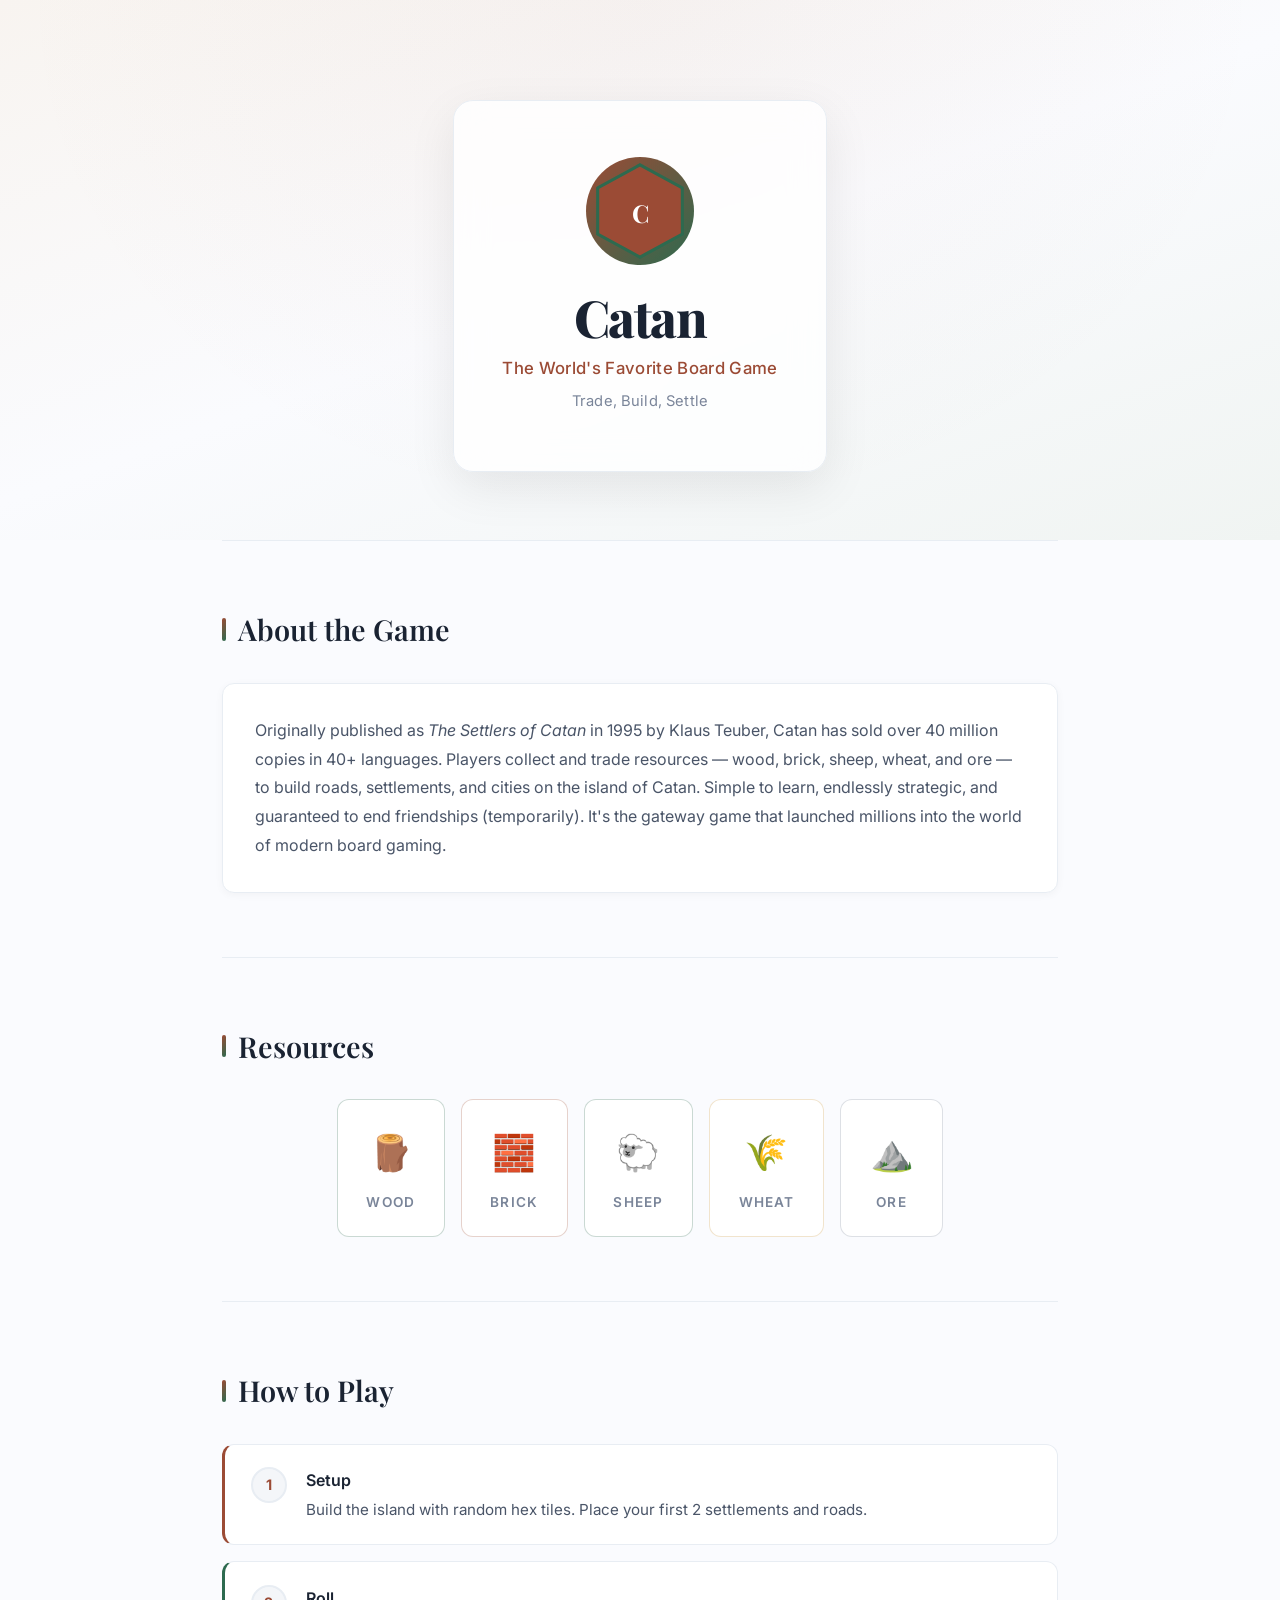
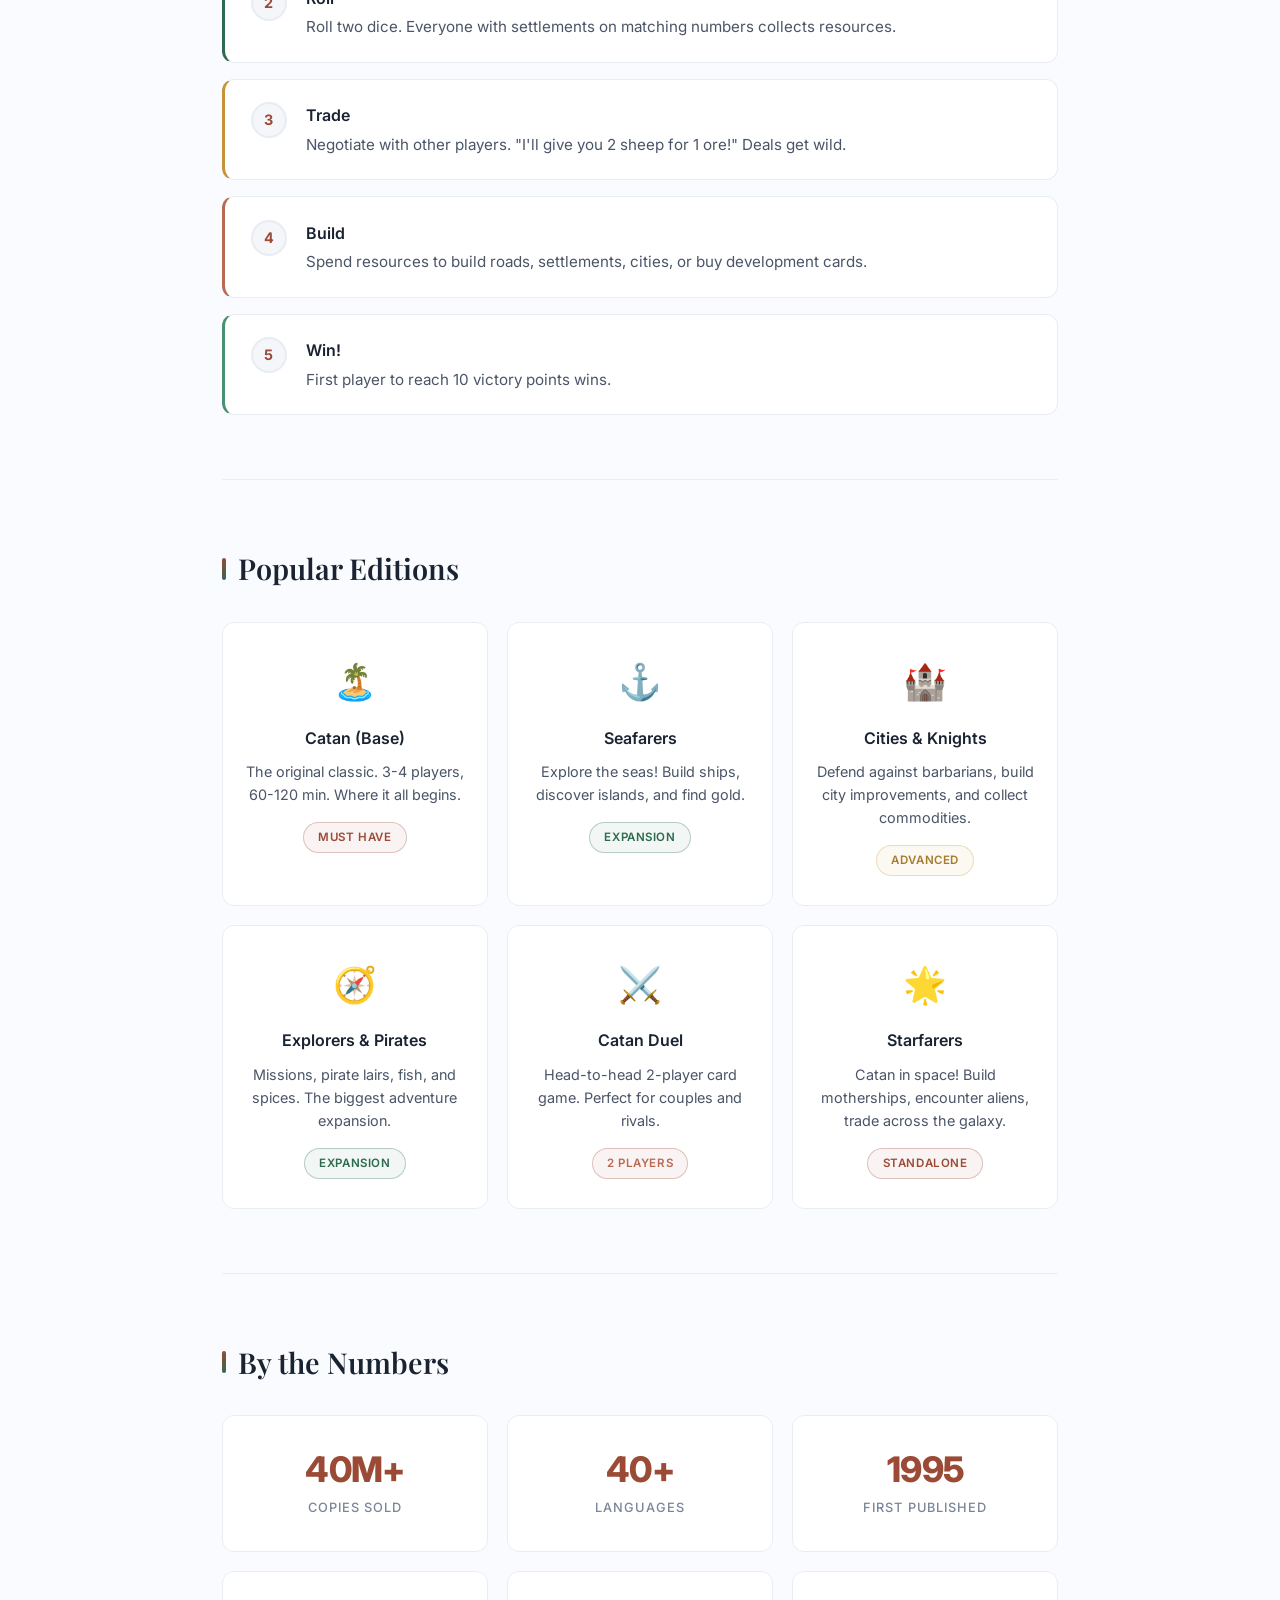
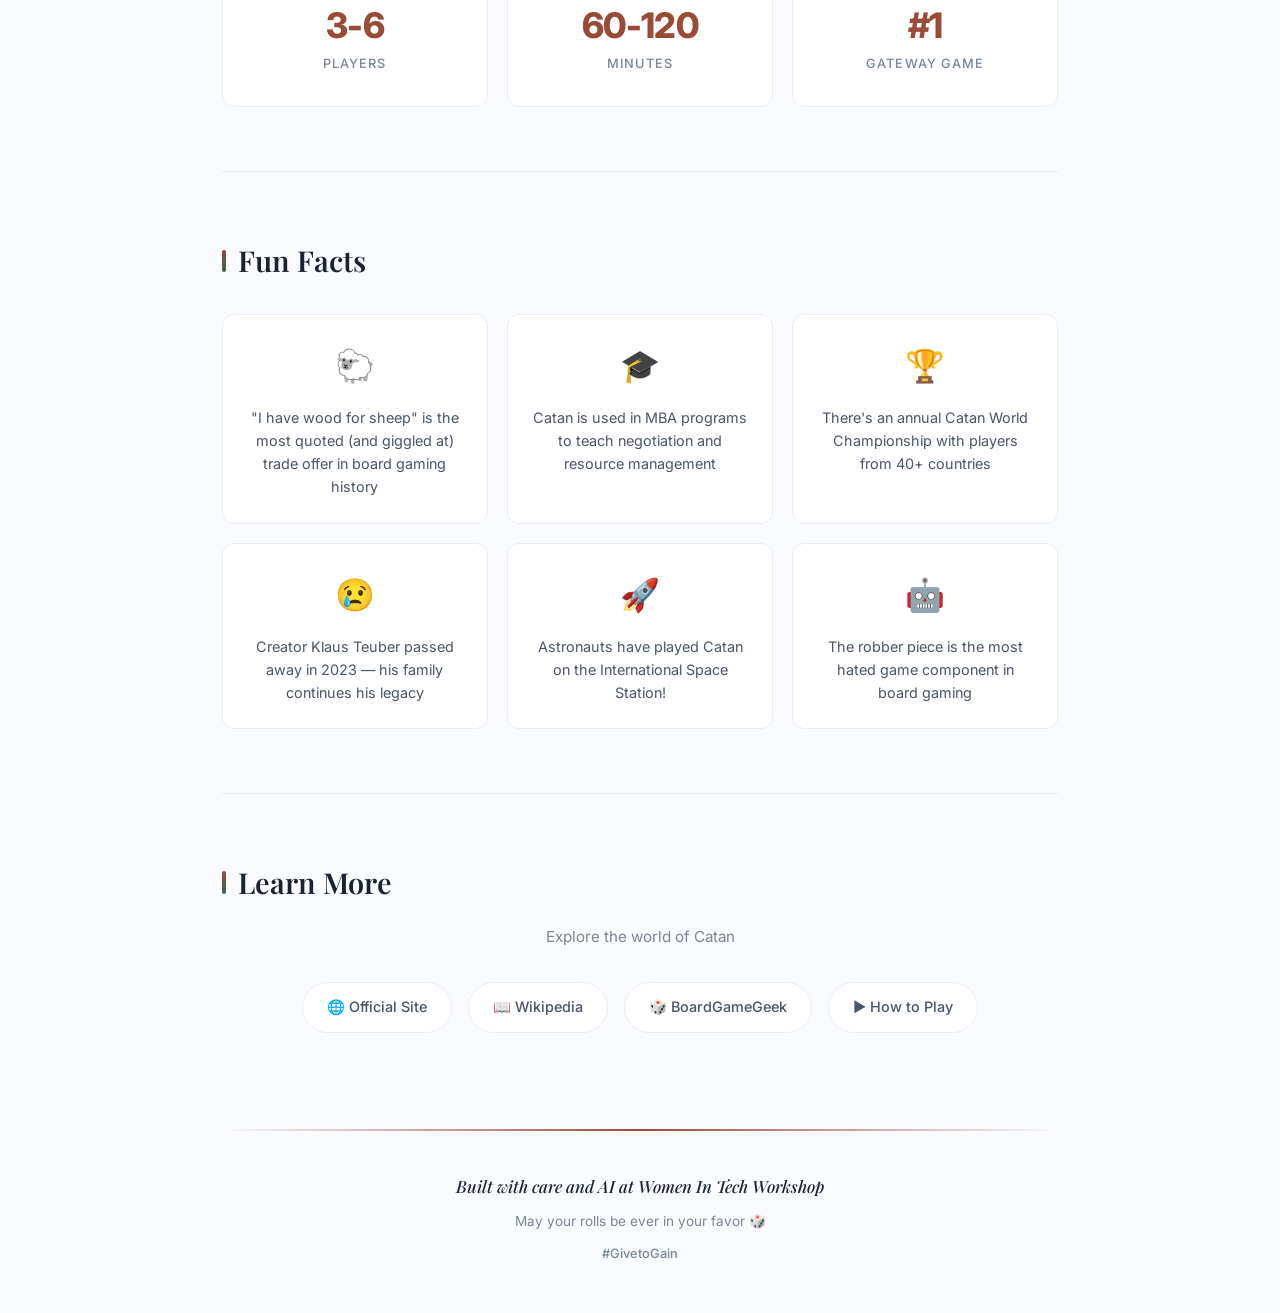
<file: site3/index.html>
<!DOCTYPE html>
<html lang="en">
<head>
  <meta charset="UTF-8">
  <meta name="viewport" content="width=device-width, initial-scale=1.0">
  <title>Catan — The Board Game</title>
  <link rel="stylesheet" href="style.css">
  <link rel="preconnect" href="https://fonts.googleapis.com">
  <link rel="preconnect" href="https://fonts.gstatic.com" crossorigin>
  <link href="https://fonts.googleapis.com/css2?family=Inter:wght@300;400;500;600;700;800&family=Playfair+Display:wght@500;600;700;800&display=swap" rel="stylesheet">
</head>
<body>

  <header class="hero section-anim">
    <div class="hero-bg-layer"></div>
    <div class="hero-content">
      <div class="avatar">
        <div class="avatar-ring">
          <svg width="100" height="100" viewBox="0 0 130 130" role="img" aria-label="Catan logo">
            <polygon points="65,5 120,35 120,95 65,125 10,95 10,35" fill="var(--primary)" stroke="var(--accent)" stroke-width="4"/>
            <text x="65" y="72" text-anchor="middle" dominant-baseline="middle" fill="#fff" font-family="'Playfair Display', serif" font-size="32" font-weight="700">C</text>
          </svg>
        </div>
      </div>
      <h1>Catan</h1>
      <p class="subtitle">The World's Favorite Board Game</p>
      <p class="tagline">Trade, Build, Settle</p>
    </div>
  </header>

  <main>

    <section class="section about section-anim" style="animation-delay:0.1s">
      <h2><span class="section-accent"></span>About the Game</h2>
      <div class="about-card">
        <p>Originally published as <em>The Settlers of Catan</em> in 1995 by Klaus Teuber, Catan has sold over 40 million copies in 40+ languages. Players collect and trade resources &mdash; wood, brick, sheep, wheat, and ore &mdash; to build roads, settlements, and cities on the island of Catan. Simple to learn, endlessly strategic, and guaranteed to end friendships (temporarily). It's the gateway game that launched millions into the world of modern board gaming.</p>
      </div>
    </section>

    <section class="section resources section-anim" style="animation-delay:0.15s">
      <h2><span class="section-accent"></span>Resources</h2>
      <div class="resource-grid">
        <div class="resource-tile wood">
          <span class="resource-emoji">🪵</span>
          <span class="resource-label">Wood</span>
        </div>
        <div class="resource-tile brick">
          <span class="resource-emoji">🧱</span>
          <span class="resource-label">Brick</span>
        </div>
        <div class="resource-tile sheep">
          <span class="resource-emoji">🐑</span>
          <span class="resource-label">Sheep</span>
        </div>
        <div class="resource-tile wheat">
          <span class="resource-emoji">🌾</span>
          <span class="resource-label">Wheat</span>
        </div>
        <div class="resource-tile ore">
          <span class="resource-emoji">⛰️</span>
          <span class="resource-label">Ore</span>
        </div>
      </div>
    </section>

    <section class="section howto section-anim" style="animation-delay:0.2s">
      <h2><span class="section-accent"></span>How to Play</h2>
      <div class="steps">
        <div class="step">
          <span class="step-num">1</span>
          <div class="step-content">
            <strong>Setup</strong>
            <p>Build the island with random hex tiles. Place your first 2 settlements and roads.</p>
          </div>
        </div>
        <div class="step">
          <span class="step-num">2</span>
          <div class="step-content">
            <strong>Roll</strong>
            <p>Roll two dice. Everyone with settlements on matching numbers collects resources.</p>
          </div>
        </div>
        <div class="step">
          <span class="step-num">3</span>
          <div class="step-content">
            <strong>Trade</strong>
            <p>Negotiate with other players. "I'll give you 2 sheep for 1 ore!" Deals get wild.</p>
          </div>
        </div>
        <div class="step">
          <span class="step-num">4</span>
          <div class="step-content">
            <strong>Build</strong>
            <p>Spend resources to build roads, settlements, cities, or buy development cards.</p>
          </div>
        </div>
        <div class="step">
          <span class="step-num">5</span>
          <div class="step-content">
            <strong>Win!</strong>
            <p>First player to reach 10 victory points wins.</p>
          </div>
        </div>
      </div>
    </section>

    <section class="section editions section-anim" style="animation-delay:0.25s">
      <h2><span class="section-accent"></span>Popular Editions</h2>
      <div class="editions-grid">
        <div class="edition-card">
          <span class="edition-emoji">🏝️</span>
          <h3>Catan (Base)</h3>
          <p>The original classic. 3-4 players, 60-120 min. Where it all begins.</p>
          <div class="edition-tag tag-primary">Must Have</div>
        </div>
        <div class="edition-card">
          <span class="edition-emoji">⚓</span>
          <h3>Seafarers</h3>
          <p>Explore the seas! Build ships, discover islands, and find gold.</p>
          <div class="edition-tag tag-secondary">Expansion</div>
        </div>
        <div class="edition-card">
          <span class="edition-emoji">🏰</span>
          <h3>Cities &amp; Knights</h3>
          <p>Defend against barbarians, build city improvements, and collect commodities.</p>
          <div class="edition-tag tag-accent">Advanced</div>
        </div>
        <div class="edition-card">
          <span class="edition-emoji">🧭</span>
          <h3>Explorers &amp; Pirates</h3>
          <p>Missions, pirate lairs, fish, and spices. The biggest adventure expansion.</p>
          <div class="edition-tag tag-secondary">Expansion</div>
        </div>
        <div class="edition-card">
          <span class="edition-emoji">⚔️</span>
          <h3>Catan Duel</h3>
          <p>Head-to-head 2-player card game. Perfect for couples and rivals.</p>
          <div class="edition-tag tag-warm">2 Players</div>
        </div>
        <div class="edition-card">
          <span class="edition-emoji">🌟</span>
          <h3>Starfarers</h3>
          <p>Catan in space! Build motherships, encounter aliens, trade across the galaxy.</p>
          <div class="edition-tag tag-primary">Standalone</div>
        </div>
      </div>
    </section>

    <section class="section achievements section-anim" style="animation-delay:0.3s">
      <h2><span class="section-accent"></span>By the Numbers</h2>
      <div class="stats-grid">
        <div class="stat-card">
          <span class="stat-number">40M+</span>
          <span class="stat-label">Copies Sold</span>
        </div>
        <div class="stat-card">
          <span class="stat-number">40+</span>
          <span class="stat-label">Languages</span>
        </div>
        <div class="stat-card">
          <span class="stat-number">1995</span>
          <span class="stat-label">First Published</span>
        </div>
        <div class="stat-card">
          <span class="stat-number">3-6</span>
          <span class="stat-label">Players</span>
        </div>
        <div class="stat-card">
          <span class="stat-number">60-120</span>
          <span class="stat-label">Minutes</span>
        </div>
        <div class="stat-card">
          <span class="stat-number">#1</span>
          <span class="stat-label">Gateway Game</span>
        </div>
      </div>
    </section>

    <section class="section funfacts section-anim" style="animation-delay:0.35s">
      <h2><span class="section-accent"></span>Fun Facts</h2>
      <div class="facts-grid">
        <div class="fact-card">
          <span class="fact-emoji">🐑</span>
          <p>"I have wood for sheep" is the most quoted (and giggled at) trade offer in board gaming history</p>
        </div>
        <div class="fact-card">
          <span class="fact-emoji">🎓</span>
          <p>Catan is used in MBA programs to teach negotiation and resource management</p>
        </div>
        <div class="fact-card">
          <span class="fact-emoji">🏆</span>
          <p>There's an annual Catan World Championship with players from 40+ countries</p>
        </div>
        <div class="fact-card">
          <span class="fact-emoji">😢</span>
          <p>Creator Klaus Teuber passed away in 2023 &mdash; his family continues his legacy</p>
        </div>
        <div class="fact-card">
          <span class="fact-emoji">🚀</span>
          <p>Astronauts have played Catan on the International Space Station!</p>
        </div>
        <div class="fact-card">
          <span class="fact-emoji">🤖</span>
          <p>The robber piece is the most hated game component in board gaming</p>
        </div>
      </div>
    </section>

    <section class="section social section-anim" style="animation-delay:0.4s">
      <h2><span class="section-accent"></span>Learn More</h2>
      <p class="connect-subtitle">Explore the world of Catan</p>
      <div class="social-links">
        <a href="https://www.catan.com" target="_blank" rel="noopener" class="social-btn">🌐 Official Site</a>
        <a href="https://en.wikipedia.org/wiki/Catan" target="_blank" rel="noopener" class="social-btn">📖 Wikipedia</a>
        <a href="https://boardgamegeek.com/boardgame/13/catan" target="_blank" rel="noopener" class="social-btn">🎲 BoardGameGeek</a>
        <a href="https://www.youtube.com/watch?v=8IKQP3s-2dQ" target="_blank" rel="noopener" class="social-btn">▶️ How to Play</a>
      </div>
    </section>

  </main>

  <footer class="section-anim" style="animation-delay:0.45s">
    <div class="footer-separator"></div>
    <div class="footer-content">
      <p class="footer-tagline">Built with care and AI at Women In Tech Workshop</p>
      <p class="footer-meta">May your rolls be ever in your favor 🎲</p>
      <p class="footer-hashtag">#GivetoGain</p>
    </div>
  </footer>

</body>
</html>
</file>
<file: site1/style.css>
/* ══════════════════════════════════════════════════
   KUET TAI YONG - Premium Profile Stylesheet
   Pure CSS | No JavaScript | Dark Mode Support
   ══════════════════════════════════════════════════ */

/* ── CSS Custom Properties (Light Theme) ──
   Restrained editorial/executive palette: a deep slate-ink neutral base with a
   single disciplined steel-blue accent. No pastel candy tones, no multi-hue
   gradients. Gradients below are subtle single-hue tonal shifts only. */
:root {
  /* Primary palette (single disciplined steel-blue accent) */
  --primary: #2f4a63;
  --primary-light: #56708a;
  --primary-dark: #1f3345;
  --primary-glow: rgba(47, 74, 99, 0.18);

  /* Accent colors - kept as aliases of the single accent family so nothing
     reads as candy-colored. No peach/mint remain. */
  --accent: #4a6076;
  --accent-light: #6d8299;
  --accent-dark: #2f4a63;
  --secondary: #566472;
  --secondary-dark: #3c4855;

  /* Neutrals */
  --bg-primary: #f6f5f2;
  --bg-secondary: #ffffff;
  --bg-tertiary: #eceae5;
  --bg-card: #ffffff;
  --bg-glass: rgba(255, 255, 255, 0.82);
  --bg-nav: rgba(246, 245, 242, 0.88);

  /* Text */
  --text-primary: #1c2530;
  --text-secondary: #46505c;
  --text-muted: #7c8794;
  --text-accent: #2f4a63;

  /* Borders & Shadows (soft, flat, no neon glow) */
  --border: #e2e0da;
  --border-light: #eceae5;
  --shadow-sm: 0 1px 3px rgba(28, 37, 48, 0.05);
  --shadow-md: 0 4px 16px rgba(28, 37, 48, 0.07);
  --shadow-lg: 0 10px 32px rgba(28, 37, 48, 0.09);
  --shadow-glow: 0 2px 10px rgba(28, 37, 48, 0.08);

  /* Gradients - restrained single-hue tonal only */
  --gradient-hero: linear-gradient(135deg, #2f4a63 0%, #1f3345 100%);
  --gradient-hero-overlay: linear-gradient(180deg, rgba(47, 74, 99, 0.02) 0%, rgba(47, 74, 99, 0.04) 100%);
  --gradient-accent: linear-gradient(135deg, #2f4a63, #4a6076);
  --gradient-warm: linear-gradient(135deg, #4a6076, #2f4a63);
  --gradient-separator: linear-gradient(90deg, transparent, var(--border), transparent);

  /* Spacing */
  --nav-height: 64px;
  --section-gap: 4rem;
  --container-max: 900px;
  --border-radius: 6px;
  --border-radius-lg: 10px;

  /* Transitions */
  --transition-fast: 0.2s ease;
  --transition-base: 0.3s ease;
  --transition-slow: 0.5s ease;
}

/* ── Dark Mode Variables ──
   STRUCTURAL CONSTRAINT: The #dark-mode-toggle checkbox must remain a direct
   sibling of .navbar, main, and footer in the DOM. The general sibling combinator (~)
   only works between siblings. Wrapping any of these in a container <div> will
   silently break all dark mode overrides below. */
#dark-mode-toggle:checked ~ .navbar,
#dark-mode-toggle:checked ~ main,
#dark-mode-toggle:checked ~ .mobile-nav-panel,
#dark-mode-toggle:checked ~ footer {
  /* Restrained dark palette to match the light editorial theme: deep ink
     charcoal base with the same single steel-blue accent family. */
  --primary: #7d97ae;
  --primary-light: #9cb2c5;
  --primary-dark: #5d768c;
  --primary-glow: rgba(125, 151, 174, 0.22);
  --accent: #8ba1b5;
  --accent-light: #a6bac9;
  --accent-dark: #7d97ae;
  --secondary: #8892a0;
  --secondary-dark: #a4adba;

  --bg-primary: #14171c;
  --bg-secondary: #1c2128;
  --bg-tertiary: #232932;
  --bg-card: #1c2128;
  --bg-glass: rgba(20, 23, 28, 0.85);
  --bg-nav: rgba(20, 23, 28, 0.9);
  --text-primary: #e6e8eb;
  --text-secondary: #aab2bd;
  --text-muted: #7a828d;
  --text-accent: #9cb2c5;
  --border: #2d333c;
  --border-light: #262c34;
  --shadow-sm: 0 1px 3px rgba(0, 0, 0, 0.3);
  --shadow-md: 0 4px 16px rgba(0, 0, 0, 0.4);
  --shadow-lg: 0 10px 32px rgba(0, 0, 0, 0.5);
  --shadow-glow: 0 2px 10px rgba(0, 0, 0, 0.35);
  --gradient-hero: linear-gradient(135deg, #232932 0%, #14171c 100%);
  --gradient-hero-overlay: linear-gradient(180deg, rgba(125, 151, 174, 0.03) 0%, rgba(125, 151, 174, 0.05) 100%);
  --gradient-accent: linear-gradient(135deg, #5d768c, #7d97ae);
  --gradient-warm: linear-gradient(135deg, #7d97ae, #5d768c);
}

/* ── Base Reset ── */
*, *::before, *::after {
  box-sizing: border-box;
  margin: 0;
  padding: 0;
}

html {
  scroll-behavior: smooth;
  scroll-padding-top: var(--nav-height);
}

body {
  font-family: 'Inter', -apple-system, BlinkMacSystemFont, sans-serif;
  color: var(--text-primary);
  background: var(--bg-primary);
  line-height: 1.7;
  -webkit-font-smoothing: antialiased;
  -moz-osx-font-smoothing: grayscale;
  transition: background var(--transition-slow), color var(--transition-slow);
  overflow-x: hidden;
}

/* ── Dark Mode Checkbox (Hidden) ── */
.dark-mode-checkbox {
  position: absolute;
  opacity: 0;
  width: 0;
  height: 0;
  pointer-events: none;
}

/* ── Mobile Navigation Checkbox (Hidden) ── */
.nav-toggle-checkbox {
  position: absolute;
  opacity: 0;
  width: 0;
  height: 0;
  pointer-events: none;
}

/* ── Dark Mode Toggle Label ── */
.dark-mode-label {
  display: flex;
  align-items: center;
  justify-content: center;
  width: 42px;
  height: 42px;
  border-radius: 50%;
  cursor: pointer;
  background: var(--bg-tertiary);
  border: 1px solid var(--border);
  transition: all var(--transition-base);
  font-size: 1.2rem;
  position: relative;
}

.dark-mode-label:hover {
  border-color: var(--primary);
}

.sun-icon {
  position: absolute;
  opacity: 1;
  transition: opacity var(--transition-base);
}

.moon-icon {
  position: absolute;
  opacity: 0;
  transition: opacity var(--transition-base);
}

#dark-mode-toggle:checked ~ .navbar .sun-icon {
  opacity: 0;
}

#dark-mode-toggle:checked ~ .navbar .moon-icon {
  opacity: 1;
}

/* ── Sticky Navigation ── */
.navbar {
  position: fixed;
  top: 0;
  left: 0;
  right: 0;
  height: var(--nav-height);
  background: var(--bg-nav);
  backdrop-filter: blur(20px);
  -webkit-backdrop-filter: blur(20px);
  border-bottom: 1px solid var(--border);
  display: flex;
  align-items: center;
  justify-content: space-between;
  padding: 0 2rem;
  z-index: 1000;
  transition: background var(--transition-slow), border-color var(--transition-slow);
}

.nav-brand {
  font-family: 'Playfair Display', serif;
  font-size: 1.4rem;
  font-weight: 600;
  color: var(--text-primary);
  text-decoration: none;
  letter-spacing: 0.02em;
}

.nav-links {
  display: flex;
  gap: 1.5rem;
}

.nav-links a {
  font-size: 0.85rem;
  font-weight: 500;
  color: var(--text-secondary);
  text-decoration: none;
  transition: color var(--transition-base);
  position: relative;
}

.nav-links a::after {
  content: '';
  position: absolute;
  bottom: -4px;
  left: 0;
  width: 0;
  height: 2px;
  background: var(--primary);
  transition: width var(--transition-base);
  border-radius: 1px;
}

.nav-links a:hover {
  color: var(--primary);
}

.nav-links a:hover::after {
  width: 100%;
}

/* ── Hamburger Menu Button (hidden on desktop, shown on mobile) ── */
.hamburger-label {
  display: none;
  flex-direction: column;
  justify-content: center;
  align-items: center;
  gap: 5px;
  width: 42px;
  height: 42px;
  cursor: pointer;
  border-radius: 8px;
  transition: background var(--transition-base);
}

.hamburger-label:hover {
  background: var(--bg-tertiary);
}

.hamburger-bar {
  display: block;
  width: 20px;
  height: 2px;
  background: var(--text-secondary);
  border-radius: 2px;
  transition: all var(--transition-base);
}

/* Hamburger animation when checked */
#nav-toggle:checked ~ .navbar .hamburger-bar:nth-child(1) {
  transform: translateY(7px) rotate(45deg);
}

#nav-toggle:checked ~ .navbar .hamburger-bar:nth-child(2) {
  opacity: 0;
}

#nav-toggle:checked ~ .navbar .hamburger-bar:nth-child(3) {
  transform: translateY(-7px) rotate(-45deg);
}

/* ── Mobile Navigation Dropdown Panel ── */
.mobile-nav-panel {
  position: fixed;
  top: var(--nav-height);
  left: 0;
  right: 0;
  background: var(--bg-secondary);
  border-bottom: 1px solid var(--border);
  box-shadow: var(--shadow-md);
  padding: 1rem 0;
  display: none;
  flex-direction: column;
  align-items: center;
  gap: 0.25rem;
  z-index: 999;
  transform: translateY(-100%);
  opacity: 0;
  transition: transform var(--transition-base), opacity var(--transition-base), background var(--transition-slow), border-color var(--transition-slow);
}

.mobile-nav-panel a {
  display: block;
  width: 100%;
  text-align: center;
  padding: 0.75rem 1.5rem;
  font-size: 0.95rem;
  font-weight: 500;
  color: var(--text-secondary);
  text-decoration: none;
  transition: color var(--transition-base), background var(--transition-base);
}

.mobile-nav-panel a:hover {
  color: var(--primary);
  background: var(--bg-tertiary);
}

/* Show mobile nav panel when checkbox is checked (mobile only) */
#nav-toggle:checked ~ .mobile-nav-panel {
  transform: translateY(0);
  opacity: 1;
}

/* ── Main Container ── */
main {
  max-width: var(--container-max);
  margin: 0 auto;
  padding: 0 2rem;
  padding-top: var(--nav-height);
}

/* ── Typography ── */
h1 {
  font-family: 'Playfair Display', serif;
  font-size: 2.8rem;
  font-weight: 600;
  letter-spacing: -0.01em;
  line-height: 1.15;
  color: var(--text-primary);
}

h2 {
  font-family: 'Playfair Display', serif;
  font-size: 1.8rem;
  font-weight: 600;
  margin-bottom: 1.8rem;
  color: var(--text-primary);
  display: flex;
  align-items: center;
  gap: 0.75rem;
}

.section-accent {
  display: inline-block;
  width: 4px;
  height: 1.4rem;
  background: var(--gradient-accent);
  border-radius: 2px;
}

h3 {
  font-family: 'Inter', sans-serif;
  font-size: 1rem;
  font-weight: 600;
  color: var(--text-primary);
}

p {
  color: var(--text-secondary);
  line-height: 1.8;
}

a {
  color: var(--text-accent);
  text-decoration: none;
  transition: color var(--transition-base);
}

a:hover {
  color: var(--primary-dark);
}

/* ── Sections ── */
.section {
  padding: var(--section-gap) 0;
  border-top: 1px solid var(--border);
  transition: border-color var(--transition-slow);
}

/* ── Entrance Animations ── */
@keyframes fadeInUp {
  from {
    opacity: 0;
    transform: translateY(14px);
  }
  to {
    opacity: 1;
    transform: translateY(0);
  }
}

@keyframes fadeIn {
  from { opacity: 0; }
  to { opacity: 1; }
}

@keyframes slideInLeft {
  from {
    opacity: 0;
    transform: translateX(-20px);
  }
  to {
    opacity: 1;
    transform: translateX(0);
  }
}

.section {
  opacity: 0;
  animation: fadeInUp 0.6s ease forwards;
}

.hero { animation-delay: 0s; }
.about { animation-delay: 0.1s; }
.stats { animation-delay: 0.15s; }
.skills { animation-delay: 0.2s; }
.experience { animation-delay: 0.25s; }
.achievements { animation-delay: 0.3s; }
.testimonials { animation-delay: 0.35s; }
.funfacts { animation-delay: 0.4s; }
.projects { animation-delay: 0.45s; }
.learning { animation-delay: 0.5s; }
.social { animation-delay: 0.55s; }

/* ── Hero Section ── */
.hero {
  border-top: none;
  text-align: center;
  padding: 6rem 0 4rem;
  position: relative;
  min-height: 85vh;
  display: flex;
  flex-direction: column;
  align-items: center;
  justify-content: center;
}

.hero-bg-layer {
  position: absolute;
  inset: 0;
  background: var(--gradient-hero-overlay);
  border-radius: 0 0 var(--border-radius-lg) var(--border-radius-lg);
  pointer-events: none;
}

.hero-content {
  position: relative;
  z-index: 1;
  background: var(--bg-glass);
  backdrop-filter: blur(16px);
  -webkit-backdrop-filter: blur(16px);
  border: 1px solid var(--border);
  border-radius: var(--border-radius-lg);
  padding: 3.5rem 3rem;
  max-width: 600px;
  box-shadow: var(--shadow-lg);
  transition: background var(--transition-slow), border-color var(--transition-slow);
}

.avatar {
  margin-bottom: 1.5rem;
  display: flex;
  justify-content: center;
}

.avatar-ring {
  position: relative;
  display: inline-block;
  border-radius: 50%;
  padding: 3px;
  background: var(--border);
  box-shadow: var(--shadow-sm);
}

.avatar-ring svg {
  display: block;
  border-radius: 50%;
}

.subtitle {
  font-size: 1.05rem;
  font-weight: 500;
  color: var(--primary);
  margin-top: 0.5rem;
  letter-spacing: 0.02em;
}

.tagline {
  font-size: 0.92rem;
  font-weight: 300;
  color: var(--text-muted);
  margin-top: 0.4rem;
  letter-spacing: 0.01em;
}

/* ── CTA Button ── */
.cta {
  display: inline-flex;
  align-items: center;
  gap: 0.5rem;
  margin-top: 2rem;
  padding: 0.8rem 1.8rem;
  background: var(--primary);
  border-radius: var(--border-radius);
  font-size: 0.9rem;
  font-weight: 500;
  letter-spacing: 0.02em;
  color: #fff;
  text-decoration: none;
  transition: all var(--transition-base);
  box-shadow: var(--shadow-sm);
}

.cta:hover {
  transform: translateY(-1px);
  background: var(--primary-dark);
  box-shadow: var(--shadow-md);
  color: #fff;
}

.cta-arrow {
  transition: transform var(--transition-base);
}

.cta:hover .cta-arrow {
  transform: translateX(4px);
}

/* ── About Section ── */
.about-card {
  background: var(--bg-card);
  border: 1px solid var(--border);
  border-radius: var(--border-radius);
  padding: 2rem;
  box-shadow: var(--shadow-sm);
  transition: all var(--transition-slow);
}

.about-card p {
  margin-bottom: 1rem;
}

.about-card p:last-child {
  margin-bottom: 0;
}

/* ── Impact Stats ── */
.stats-grid {
  display: grid;
  grid-template-columns: repeat(4, 1fr);
  gap: 1.2rem;
}

.stat-card {
  text-align: center;
  padding: 2rem 1rem;
  background: var(--bg-card);
  border: 1px solid var(--border);
  border-radius: var(--border-radius);
  transition: all var(--transition-base);
  position: relative;
  overflow: hidden;
}

.stat-card::before {
  content: '';
  position: absolute;
  top: 0;
  left: 0;
  right: 0;
  height: 3px;
  background: var(--gradient-accent);
  opacity: 0;
  transition: opacity var(--transition-base);
}

.stat-card:hover {
  transform: translateY(-2px);
  box-shadow: var(--shadow-md);
  border-color: var(--primary-light);
}

.stat-card:hover::before {
  opacity: 1;
}

.stat-number {
  display: block;
  font-family: 'Playfair Display', serif;
  font-size: 2.3rem;
  font-weight: 600;
  color: var(--primary);
  line-height: 1.2;
  letter-spacing: -0.01em;
}

.stat-label {
  display: block;
  font-size: 0.8rem;
  font-weight: 500;
  color: var(--text-muted);
  margin-top: 0.4rem;
  text-transform: uppercase;
  letter-spacing: 0.08em;
}

/* ── Skills Section ── */
.skills-categories {
  display: flex;
  flex-direction: column;
  gap: 1.8rem;
}

.skill-category {
  background: var(--bg-card);
  border: 1px solid var(--border);
  border-radius: var(--border-radius);
  padding: 1.5rem;
  transition: all var(--transition-base);
}

.skill-category:hover {
  box-shadow: var(--shadow-md);
}

.skill-category-title {
  font-size: 0.8rem;
  font-weight: 600;
  text-transform: uppercase;
  letter-spacing: 0.1em;
  color: var(--text-muted);
  margin-bottom: 1rem;
}

.tags {
  display: flex;
  flex-wrap: wrap;
  gap: 0.6rem;
}

.tag {
  font-size: 0.82rem;
  padding: 0.4rem 0.9rem;
  border: 1px solid var(--border);
  border-radius: var(--border-radius);
  color: var(--text-secondary);
  transition: all var(--transition-base);
  background: var(--bg-tertiary);
}

.tag:hover {
  border-color: var(--primary-light);
  color: var(--text-primary);
}

/* All three tag variants share the single restrained accent family so the
   skills section reads as cohesive rather than candy-colored. */
.tag-primary,
.tag-accent,
.tag-secondary {
  border-color: var(--border);
  color: var(--text-secondary);
  background: var(--bg-tertiary);
}

.tag-primary:hover,
.tag-accent:hover,
.tag-secondary:hover {
  color: var(--primary);
  border-color: var(--primary-light);
}

/* ── Experience Timeline ── */
.timeline {
  position: relative;
  padding-left: 2.5rem;
}

.timeline::before {
  content: '';
  position: absolute;
  left: 8px;
  top: 8px;
  bottom: 8px;
  width: 2px;
  background: var(--gradient-accent);
  border-radius: 1px;
}

.timeline-item {
  position: relative;
  padding-bottom: 2rem;
}

.timeline-item:last-child {
  padding-bottom: 0;
}

.timeline-dot {
  position: absolute;
  left: -2.5rem;
  top: 6px;
  width: 18px;
  height: 18px;
  border-radius: 50%;
  background: var(--bg-primary);
  border: 3px solid var(--primary);
  z-index: 1;
  transition: all var(--transition-base);
}

.timeline-item:hover .timeline-dot {
  background: var(--primary);
}

.timeline-card {
  display: flex;
  flex-direction: column;
  gap: 0.2rem;
  padding: 1.2rem 1.5rem;
  background: var(--bg-card);
  border: 1px solid var(--border);
  border-left: 3px solid var(--primary);
  border-radius: 0 var(--border-radius) var(--border-radius) 0;
  transition: all var(--transition-base);
}

.timeline-item:hover .timeline-card {
  box-shadow: var(--shadow-md);
  transform: translateX(4px);
}

.timeline-card strong {
  font-weight: 600;
  color: var(--text-primary);
}

.timeline-company {
  font-size: 0.9rem;
  color: var(--text-secondary);
}

.timeline-card time {
  font-size: 0.8rem;
  color: var(--text-muted);
  font-weight: 400;
}

/* ── Achievements ── */
.achievements-grid {
  display: grid;
  grid-template-columns: repeat(2, 1fr);
  gap: 1rem;
}

.achievement-card {
  display: flex;
  align-items: flex-start;
  gap: 0.8rem;
  padding: 1.2rem;
  background: var(--bg-card);
  border: 1px solid var(--border);
  border-radius: var(--border-radius);
  transition: all var(--transition-base);
}

.achievement-card:hover {
  transform: translateY(-2px);
  box-shadow: var(--shadow-md);
}

/* Restrained monochrome mark replacing the former emoji glyph. A short
   accent-colored vertical rule sets each achievement apart typographically. */
.achievement-icon {
  flex-shrink: 0;
  width: 3px;
  align-self: stretch;
  min-height: 1.5rem;
  background: var(--primary);
  border-radius: 2px;
}

.achievement-card p {
  font-size: 0.9rem;
  color: var(--text-secondary);
  line-height: 1.5;
}

/* ── Testimonials ── */
.testimonials-grid {
  display: grid;
  grid-template-columns: 1fr;
  gap: 1.5rem;
}

.testimonial-card {
  background: var(--bg-card);
  border: 1px solid var(--border);
  border-radius: var(--border-radius);
  padding: 2rem;
  position: relative;
  transition: all var(--transition-base);
}

.testimonial-card:hover {
  transform: translateY(-2px);
  box-shadow: var(--shadow-md);
}

.testimonial-quote {
  font-family: 'Playfair Display', serif;
  font-size: 2rem;
  line-height: 1;
  color: var(--text-muted);
  opacity: 0.45;
  position: absolute;
  top: 1rem;
  left: 1.6rem;
}

.testimonial-text {
  font-style: italic;
  font-size: 0.95rem;
  color: var(--text-secondary);
  line-height: 1.8;
  margin-bottom: 1.5rem;
  padding-top: 1rem;
}

.testimonial-author {
  display: flex;
  align-items: center;
  gap: 0.8rem;
}

.testimonial-avatar {
  width: 44px;
  height: 44px;
  border-radius: 50%;
  background: var(--gradient-accent);
  display: flex;
  align-items: center;
  justify-content: center;
  font-size: 0.85rem;
  font-weight: 600;
  color: #fff;
  flex-shrink: 0;
}

.testimonial-author strong {
  display: block;
  font-size: 0.9rem;
  color: var(--text-primary);
}

.testimonial-author span {
  font-size: 0.8rem;
  color: var(--text-muted);
}

/* ── Fun Facts ── */
.facts-grid {
  display: grid;
  grid-template-columns: repeat(3, 1fr);
  gap: 1.2rem;
}

.fact-card {
  padding: 1.5rem;
  background: var(--bg-card);
  border: 1px solid var(--border);
  border-radius: var(--border-radius);
  transition: all var(--transition-base);
  text-align: center;
}

.fact-card:hover {
  transform: translateY(-2px);
  box-shadow: var(--shadow-md);
  border-color: var(--primary-light);
}

/* Restrained monochrome mark replacing the former large emoji. A small centered
   accent rule keeps the fun-facts cards sober and consistent. */
.fact-emoji {
  display: block;
  width: 28px;
  height: 2px;
  margin: 0 auto 1rem;
  background: var(--primary);
  border-radius: 1px;
}

.fact-card p {
  font-size: 0.88rem;
  color: var(--text-secondary);
  line-height: 1.5;
}

/* ── Projects Gallery ── */
.projects-grid {
  display: grid;
  grid-template-columns: repeat(2, 1fr);
  gap: 1.5rem;
}

.project-card {
  display: flex;
  flex-direction: column;
  border: 1px solid var(--border);
  border-radius: var(--border-radius);
  overflow: hidden;
  background: var(--bg-card);
  text-decoration: none;
  color: inherit;
  transition: all var(--transition-base);
  position: relative;
}

.project-card::after {
  content: '';
  position: absolute;
  inset: 0;
  border-radius: var(--border-radius);
  background: var(--gradient-accent);
  opacity: 0;
  transition: opacity var(--transition-base);
  pointer-events: none;
}

.project-card:hover {
  transform: translateY(-2px);
  box-shadow: var(--shadow-lg);
  color: inherit;
}

.project-card:hover::after {
  opacity: 0.03;
}

.project-card.featured {
  grid-column: 1 / -1;
}

.project-card.featured .project-banner {
  height: 120px;
}

.project-banner {
  height: 80px;
  position: relative;
}

.project-badge {
  position: absolute;
  top: 10px;
  left: 12px;
  font-size: 0.7rem;
  font-weight: 600;
  color: #fff;
  background: rgba(0, 0, 0, 0.4);
  backdrop-filter: blur(4px);
  padding: 0.25rem 0.7rem;
  border-radius: var(--border-radius);
  text-transform: uppercase;
  letter-spacing: 0.05em;
}

.project-stats {
  position: absolute;
  bottom: 10px;
  right: 12px;
  font-size: 0.75rem;
  color: rgba(255, 255, 255, 0.9);
  background: rgba(0, 0, 0, 0.3);
  backdrop-filter: blur(4px);
  padding: 0.25rem 0.7rem;
  border-radius: var(--border-radius);
}

/* Restrained single-hue tonal banners - a cohesive slate scale rather than
   the former blue/green/mauve/lavender candy set. */
.gradient-1 { background: linear-gradient(135deg, #2f4a63, #1f3345); }
.gradient-2 { background: linear-gradient(135deg, #46505c, #313a44); }
.gradient-3 { background: linear-gradient(135deg, #4a6076, #33465a); }
.gradient-4 { background: linear-gradient(135deg, #566472, #3c4855); }

.project-body {
  padding: 1.2rem 1.4rem 1.4rem;
}

.project-body h3 {
  font-size: 1.05rem;
  font-weight: 600;
  margin-bottom: 0.5rem;
  color: var(--text-primary);
}

.project-body p {
  font-size: 0.85rem;
  color: var(--text-secondary);
  line-height: 1.6;
  margin-bottom: 1rem;
}

.project-tags {
  display: flex;
  flex-wrap: wrap;
  gap: 0.4rem;
}

.project-tags span {
  font-size: 0.7rem;
  padding: 0.25rem 0.6rem;
  border: 1px solid var(--border);
  border-radius: var(--border-radius);
  color: var(--text-muted);
  background: var(--bg-tertiary);
  transition: all var(--transition-base);
}

.project-card:hover .project-tags span {
  border-color: var(--primary-light);
}

/* ── Currently Learning ── */
.learning-grid {
  display: grid;
  grid-template-columns: repeat(2, 1fr);
  gap: 1.2rem;
}

.learning-card {
  padding: 1.8rem;
  background: var(--bg-card);
  border: 1px solid var(--border);
  border-radius: var(--border-radius);
  transition: all var(--transition-base);
  position: relative;
  overflow: hidden;
}

.learning-card::before {
  content: '';
  position: absolute;
  top: 0;
  left: 0;
  right: 0;
  height: 3px;
  background: var(--gradient-warm);
  transform: scaleX(0);
  transform-origin: left;
  transition: transform var(--transition-base);
}

.learning-card:hover {
  transform: translateY(-2px);
  box-shadow: var(--shadow-md);
}

.learning-card:hover::before {
  transform: scaleX(1);
}

/* Restrained monochrome mark replacing the former emoji glyph. */
.learning-icon {
  display: block;
  width: 28px;
  height: 2px;
  margin-bottom: 1rem;
  background: var(--primary);
  border-radius: 1px;
}

.learning-card h3 {
  font-size: 1rem;
  font-weight: 600;
  color: var(--text-primary);
  margin-bottom: 0.4rem;
}

.learning-card p {
  font-size: 0.85rem;
  color: var(--text-muted);
  line-height: 1.5;
}

/* ── Social / Connect Section ── */
.social {
  text-align: center;
}

.connect-subtitle {
  font-size: 0.95rem;
  color: var(--text-muted);
  margin-bottom: 2rem;
  margin-top: -0.8rem;
}

.social-links {
  display: flex;
  gap: 1rem;
  justify-content: center;
  flex-wrap: wrap;
}

.social-btn {
  display: inline-flex;
  align-items: center;
  gap: 0.6rem;
  padding: 0.75rem 1.5rem;
  border-radius: var(--border-radius);
  font-size: 0.9rem;
  font-weight: 500;
  text-decoration: none;
  transition: all var(--transition-base);
  border: 1px solid var(--border);
  background: var(--bg-card);
  color: var(--text-secondary);
}

.social-btn:hover {
  transform: translateY(-1px);
  box-shadow: var(--shadow-sm);
  border-color: var(--primary-light);
}

.social-btn.linkedin:hover {
  background: #0077B5;
  color: #fff;
  border-color: #0077B5;
}

.social-btn.github:hover {
  background: #333;
  color: #fff;
  border-color: #333;
}

.social-btn.email:hover {
  background: var(--primary);
  color: #fff;
  border-color: var(--primary);
}

.social-btn svg {
  width: 20px;
  height: 20px;
}

/* ── Footer ── */
footer {
  max-width: var(--container-max);
  margin: 0 auto;
  padding: 0 2rem 3rem;
  text-align: center;
  transition: color var(--transition-slow);
}

.footer-separator {
  height: 2px;
  background: var(--gradient-separator);
  margin-bottom: 2.5rem;
  border-radius: 1px;
}

.footer-content {
  display: flex;
  flex-direction: column;
  align-items: center;
  gap: 0.5rem;
}

.footer-tagline {
  font-family: 'Playfair Display', serif;
  font-size: 1.1rem;
  font-weight: 500;
  color: var(--text-primary);
  font-style: italic;
  margin-bottom: 0.5rem;
}

.footer-meta {
  font-size: 0.8rem;
  color: var(--text-muted);
}

.footer-hashtag {
  font-size: 0.8rem;
  color: var(--text-muted);
  font-weight: 500;
}

.back-to-top {
  display: inline-block;
  margin-top: 1rem;
  font-size: 0.85rem;
  font-weight: 500;
  color: var(--primary);
  text-decoration: none;
  padding: 0.5rem 1.2rem;
  border: 1px solid var(--border);
  border-radius: var(--border-radius);
  transition: all var(--transition-base);
}

.back-to-top:hover {
  background: var(--primary);
  color: #fff;
  border-color: var(--primary);
  transform: translateY(-1px);
}

/* ══════════════════════════════════════════════════
   FALLBACKS
   ══════════════════════════════════════════════════ */

/* ── Backdrop-filter fallback ──
   On browsers that do not support backdrop-filter (e.g., older Firefox on Linux),
   the semi-transparent backgrounds would render without blur, making text
   unreadable over colored content. Provide fully opaque backgrounds instead. */
@supports not (backdrop-filter: blur(1px)) {
  .navbar {
    background: var(--bg-secondary);
  }
  .hero-content {
    background: var(--bg-secondary);
  }
  .project-badge,
  .project-stats {
    background: rgba(0, 0, 0, 0.7);
  }
}

/* ── Animation visibility safety net ──
   All .section elements start at opacity: 0 and rely on fadeInUp animation to
   become visible. If CSS animations fail to execute (browser bug, extension
   interference, or partial stylesheet load), the page would remain invisible.
   This fallback ensures sections become visible after animations should have
   completed. The animation fill-mode: forwards guarantees final state of
   opacity: 1, but we add a redundant declaration for defense in depth. */
.section {
  animation-fill-mode: forwards;
}

/* ══════════════════════════════════════════════════
   RESPONSIVE DESIGN
   ══════════════════════════════════════════════════ */

/* ── Desktop (> 900px) - default styles above ── */

/* ── Tablet (600px - 900px) ── */
@media (max-width: 900px) {
  h1 { font-size: 2.6rem; }
  h2 { font-size: 1.5rem; }

  .stats-grid {
    grid-template-columns: repeat(2, 1fr);
  }

  .facts-grid {
    grid-template-columns: repeat(2, 1fr);
  }

  .achievements-grid {
    grid-template-columns: 1fr;
  }

  .learning-grid {
    grid-template-columns: repeat(2, 1fr);
  }

  .hero {
    min-height: 70vh;
    padding: 5rem 0 3rem;
  }

  .hero-content {
    padding: 2.5rem 2rem;
  }

  .nav-links {
    gap: 1rem;
  }

  .nav-links a {
    font-size: 0.8rem;
  }
}

/* ── Mobile (< 600px) ── */
@media (max-width: 600px) {
  :root {
    --nav-height: 56px;
    --section-gap: 3rem;
  }

  h1 { font-size: 2rem; }
  h2 { font-size: 1.3rem; }

  main { padding: 0 1.2rem; padding-top: var(--nav-height); }

  .navbar {
    padding: 0 1rem;
  }

  .nav-links {
    display: none;
  }

  /* Show hamburger button on mobile */
  .hamburger-label {
    display: flex;
  }

  /* Enable mobile nav panel display on mobile */
  .mobile-nav-panel {
    display: flex;
  }

  .hero {
    min-height: auto;
    padding: 3rem 0 2rem;
  }

  .hero-content {
    padding: 2rem 1.5rem;
  }

  .stats-grid {
    grid-template-columns: repeat(2, 1fr);
    gap: 0.8rem;
  }

  .stat-number {
    font-size: 1.8rem;
  }

  .stat-card {
    padding: 1.5rem 0.8rem;
  }

  .facts-grid {
    grid-template-columns: 1fr;
  }

  .projects-grid {
    grid-template-columns: 1fr;
  }

  .project-card.featured {
    grid-column: auto;
  }

  .achievements-grid {
    grid-template-columns: 1fr;
  }

  .learning-grid {
    grid-template-columns: 1fr;
  }

  .skills-categories {
    gap: 1.2rem;
  }

  .timeline {
    padding-left: 2rem;
  }

  .timeline-dot {
    left: -2rem;
    width: 14px;
    height: 14px;
  }

  .timeline-card {
    padding: 1rem 1.2rem;
  }

  .social-links {
    flex-direction: column;
    align-items: center;
  }

  .social-btn {
    width: 100%;
    max-width: 280px;
    justify-content: center;
  }

  .testimonial-card {
    padding: 1.5rem;
  }

  .testimonial-quote {
    font-size: 1.8rem;
  }

  footer {
    padding: 0 1.2rem 2rem;
  }
}

/* ══════════════════════════════════════════════════
   REDUCED MOTION
   ══════════════════════════════════════════════════ */
@media (prefers-reduced-motion: reduce) {
  *,
  *::before,
  *::after {
    animation-duration: 0.01ms !important;
    animation-iteration-count: 1 !important;
    transition-duration: 0.01ms !important;
    scroll-behavior: auto !important;
  }
}
</file>
<file: site2/style.css>
/* ── Reset & Base ── */
*, *::before, *::after { box-sizing: border-box; margin: 0; padding: 0; }

body {
  font-family: 'Space Grotesk', sans-serif;
  color: #e8e8e8;
  background: #0a0a0f;
  line-height: 1.7;
  -webkit-font-smoothing: antialiased;
  overflow-x: hidden;
}

main { max-width: 900px; margin: 0 auto; padding: 0 2rem; }

h2 {
  font-family: 'Abril Fatface', serif;
  font-size: 2rem;
  margin-bottom: 2rem;
  background: linear-gradient(135deg, #ff6b35, #f7c948, #ff6b35);
  background-size: 200% 200%;
  -webkit-background-clip: text;
  -webkit-text-fill-color: transparent;
  background-clip: text;
  animation: gradientShift 4s ease infinite;
}

a { color: #f7c948; text-decoration: none; transition: all 0.3s ease; }
a:hover { color: #ff6b35; }

/* ── Hero ── */
.hero {
  position: relative;
  height: 100vh;
  min-height: 500px;
  display: flex;
  align-items: center;
  justify-content: center;
  overflow: hidden;
}

.hero-bg {
  position: absolute;
  inset: 0;
  width: 100%;
  height: 100%;
  object-fit: cover;
  filter: brightness(0.35) saturate(1.2);
}

.hero-overlay {
  position: absolute;
  inset: 0;
  background: linear-gradient(180deg, rgba(10,10,15,0) 0%, rgba(10,10,15,0.7) 70%, #0a0a0f 100%);
  z-index: 1;
}

.hero-content {
  position: relative;
  z-index: 2;
  text-align: center;
}

.hero-label {
  font-size: 0.85rem;
  letter-spacing: 0.3em;
  text-transform: uppercase;
  color: rgba(255,255,255,0.5);
  margin-bottom: 1rem;
}

.hero h1 {
  font-family: 'Abril Fatface', serif;
  font-size: clamp(4rem, 12vw, 9rem);
  letter-spacing: 0.05em;
  background: linear-gradient(135deg, #ff6b35, #f7c948, #ff6b35);
  background-size: 200% 200%;
  -webkit-background-clip: text;
  -webkit-text-fill-color: transparent;
  background-clip: text;
  animation: gradientShift 4s ease infinite;
  text-shadow: none;
  line-height: 1;
}

.tagline {
  font-size: 1.3rem;
  font-weight: 300;
  color: rgba(255,255,255,0.6);
  margin-top: 0.5rem;
  letter-spacing: 0.15em;
}

@keyframes gradientShift {
  0%, 100% { background-position: 0% 50%; }
  50% { background-position: 100% 50%; }
}

/* ── About ── */
.about {
  padding: 5rem 0;
  position: relative;
}

.about-inner {
  display: flex;
  gap: 0;
  font-size: 1.1rem;
  color: #bbb;
  line-height: 1.9;
}

.drop-cap {
  font-family: 'Abril Fatface', serif;
  font-size: 5rem;
  line-height: 0.8;
  float: left;
  margin-right: 0.15em;
  background: linear-gradient(135deg, #ff6b35, #f7c948);
  -webkit-background-clip: text;
  -webkit-text-fill-color: transparent;
  background-clip: text;
}

/* ── Members ── */
.members { padding: 4rem 0; }

.members-grid {
  display: grid;
  grid-template-columns: repeat(4, 1fr);
  gap: 1.5rem;
}

.member-card {
  text-align: center;
  transition: transform 0.3s ease;
}

.member-card:hover { transform: translateY(-8px); }

.member-img-wrap {
  width: 100%;
  aspect-ratio: 1;
  border-radius: 50%;
  overflow: hidden;
  border: 3px solid transparent;
  background: linear-gradient(135deg, #ff6b35, #f7c948) border-box;
  margin-bottom: 1rem;
  transition: all 0.3s ease;
}

.member-card:hover .member-img-wrap {
  box-shadow: 0 0 30px rgba(255, 107, 53, 0.3);
}

.member-img-wrap img {
  width: 100%;
  height: 100%;
  object-fit: cover;
  border-radius: 50%;
  border: 3px solid #0a0a0f;
  filter: grayscale(30%);
  transition: filter 0.3s ease;
}

.member-card:hover .member-img-wrap img { filter: grayscale(0%); }

.member-card h3 {
  font-family: 'Abril Fatface', serif;
  font-size: 1.2rem;
  color: #fff;
  margin-bottom: 0.2rem;
}

.member-role {
  font-size: 0.75rem;
  letter-spacing: 0.1em;
  text-transform: uppercase;
  color: #f7c948;
  display: block;
  margin-bottom: 0.5rem;
}

.member-card p { font-size: 0.85rem; color: #888; }

/* ── Genres ── */
.genres { padding: 4rem 0; text-align: center; }

.genre-cloud {
  display: flex;
  flex-wrap: wrap;
  justify-content: center;
  gap: 1rem;
}

.genre {
  padding: 0.6rem 1.5rem;
  border-radius: 50px;
  font-weight: 500;
  font-size: 0.9rem;
  transition: all 0.3s ease;
  cursor: default;
}

.genre:hover { transform: scale(1.1) rotate(-2deg); }

.g1 { background: linear-gradient(135deg, #ff6b35, #e85d04); color: #fff; }
.g2 { background: linear-gradient(135deg, #7b2cbf, #9d4edd); color: #fff; }
.g3 { background: linear-gradient(135deg, #0077b6, #00b4d8); color: #fff; }
.g4 { background: linear-gradient(135deg, #e85d04, #f7c948); color: #1a1a2e; }
.g5 { background: linear-gradient(135deg, #d00000, #e85d04); color: #fff; }
.g6 { border: 1px solid #f7c948; color: #f7c948; }
.g7 { border: 1px solid #9d4edd; color: #9d4edd; }
.g8 { border: 1px solid #00b4d8; color: #00b4d8; }
.g9 { border: 1px solid #ff6b35; color: #ff6b35; }

/* ── Discography ── */
.disco { padding: 4rem 0; }

.disco-grid {
  display: grid;
  grid-template-columns: 1fr 1fr;
  gap: 1.2rem;
}

.album-card {
  display: flex;
  flex-direction: column;
  border-radius: 12px;
  overflow: hidden;
  background: #141420;
  text-decoration: none;
  color: inherit;
  transition: transform 0.3s ease, box-shadow 0.3s ease;
}

.album-card:hover {
  transform: translateY(-6px) rotate(-0.5deg);
  box-shadow: 0 20px 40px rgba(255, 107, 53, 0.15);
  color: inherit;
}

.album-card.featured { grid-column: 1 / -1; }
.album-card.featured .album-art { height: 220px; }

.album-art {
  height: 180px;
  position: relative;
  display: flex;
  align-items: flex-end;
  padding: 0.8rem;
  overflow: hidden;
  background: #1a1a2e;
}

.album-art img {
  position: absolute;
  inset: 0;
  width: 100%;
  height: 100%;
  object-fit: cover;
  transition: transform 0.4s ease, filter 0.4s ease;
  filter: brightness(0.8);
}

.album-card:hover .album-art img {
  transform: scale(1.05);
  filter: brightness(1);
}

.album-year {
  font-family: 'Abril Fatface', serif;
  font-size: 2rem;
  color: rgba(255,255,255,0.5);
  position: relative;
  z-index: 1;
  text-shadow: 0 2px 8px rgba(0,0,0,0.6);
}

.album-info { padding: 1rem 1.2rem 1.4rem; }
.album-info h3 { font-family: 'Abril Fatface', serif; font-size: 1.1rem; color: #fff; margin-bottom: 0.3rem; }
.album-info p { font-size: 0.85rem; color: #888; }

/* ── Achievements ── */
.achievements { padding: 4rem 0; }

.achieve-grid {
  display: grid;
  grid-template-columns: repeat(3, 1fr);
  gap: 1rem;
}

.achieve-card {
  background: #141420;
  border-radius: 12px;
  padding: 1.5rem;
  text-align: center;
  border: 1px solid #1e1e30;
  transition: all 0.3s ease;
}

.achieve-card:hover {
  transform: translateY(-4px);
  border-color: #ff6b35;
  box-shadow: 0 8px 24px rgba(255, 107, 53, 0.1);
}

.achieve-icon { font-size: 1.8rem; display: block; margin-bottom: 0.5rem; }
.achieve-card strong { display: block; font-size: 1.3rem; color: #f7c948; font-family: 'Abril Fatface', serif; }
.achieve-card { font-size: 0.8rem; color: #888; }

/* ── Fun Facts (Polaroids) ── */
.facts { padding: 4rem 0; }

.facts-masonry {
  display: flex;
  flex-wrap: wrap;
  justify-content: center;
  gap: 1.5rem;
}

.fact-polaroid {
  background: #1a1a2e;
  padding: 1.5rem;
  border-radius: 4px;
  width: 200px;
  font-size: 0.85rem;
  color: #ccc;
  box-shadow: 4px 4px 20px rgba(0,0,0,0.4);
  transition: transform 0.3s ease, box-shadow 0.3s ease;
  border-bottom: 4px solid;
}

.fact-polaroid:hover { transform: rotate(0deg) scale(1.05) !important; box-shadow: 0 12px 32px rgba(255,107,53,0.2); }

.rot-1 { transform: rotate(-3deg); border-color: #ff6b35; }
.rot-2 { transform: rotate(2deg); border-color: #9d4edd; }
.rot-3 { transform: rotate(-1.5deg); border-color: #f7c948; }
.rot-4 { transform: rotate(3deg); border-color: #00b4d8; }
.rot-5 { transform: rotate(-2deg); border-color: #40916c; }

/* ── Social ── */
.listen { padding: 4rem 0; text-align: center; }

.social-row { display: flex; justify-content: center; gap: 1.5rem; }

.social-btn {
  display: flex;
  align-items: center;
  gap: 0.5rem;
  padding: 0.8rem 1.5rem;
  border-radius: 50px;
  font-weight: 500;
  font-size: 0.9rem;
  color: #fff;
  transition: all 0.3s ease;
}

.social-btn:hover { transform: scale(1.1); color: #fff; }

.yt { background: linear-gradient(135deg, #ff0000, #cc0000); }
.sp { background: linear-gradient(135deg, #1db954, #158a3e); }
.ig { background: linear-gradient(135deg, #f09433, #e6683c, #dc2743, #cc2366, #bc1888); }

.yt:hover { box-shadow: 0 8px 24px rgba(255,0,0,0.3); }
.sp:hover { box-shadow: 0 8px 24px rgba(29,185,84,0.3); }
.ig:hover { box-shadow: 0 8px 24px rgba(220,39,67,0.3); }

/* ── Footer ── */
footer {
  text-align: center;
  padding: 3rem 2rem;
  border-top: 1px solid #1e1e30;
}

footer p { font-size: 0.8rem; color: #555; }
.credit { font-size: 0.65rem; color: #333; margin-top: 0.5rem; }

/* ── Entrance Animations ── */
@keyframes fadeInUp {
  from { opacity: 0; transform: translateY(30px); }
  to   { opacity: 1; transform: translateY(0); }
}

.section-anim { opacity: 0; animation: fadeInUp 0.7s ease forwards; }

/* ── Responsive ── */
@media (max-width: 700px) {
  .members-grid { grid-template-columns: 1fr 1fr; }
  .disco-grid { grid-template-columns: 1fr; }
  .album-card.featured { grid-column: auto; }
  .achieve-grid { grid-template-columns: 1fr 1fr; }
  .hero h1 { font-size: 4rem; }
  .social-row { flex-direction: column; align-items: center; }
  .fact-polaroid { width: 100%; }
}

@media (max-width: 480px) {
  .members-grid { grid-template-columns: 1fr; }
  .achieve-grid { grid-template-columns: 1fr; }
}

/* ── Reduced Motion ── */
@media (prefers-reduced-motion: reduce) {
  *, *::before, *::after {
    animation-duration: 0.01ms !important;
    animation-iteration-count: 1 !important;
    transition-duration: 0.01ms !important;
  }
}
</file>
<file: site3/style.css>
/* ══════════════════════════════════════════════════
   CATAN - Professional Board Game Fan Page
   Pure CSS | No JavaScript | Warm & Sophisticated
   ══════════════════════════════════════════════════ */

/* ── CSS Custom Properties ── */
:root {
  /* Primary palette - deep terracotta */
  --primary: #9B4B35;
  --primary-light: #B86B52;
  --primary-dark: #7A3A28;
  --primary-glow: rgba(155, 75, 53, 0.3);

  /* Accent colors - forest green & warm gold */
  --accent: #2D6A4F;
  --accent-light: #4A9070;
  --accent-dark: #1B4332;
  --secondary: #C5943A;
  --secondary-light: #D4AB5E;
  --secondary-dark: #A67B2E;

  /* Neutrals */
  --bg-primary: #fafbfe;
  --bg-secondary: #ffffff;
  --bg-tertiary: #f4f6f9;
  --bg-card: #ffffff;
  --bg-glass: rgba(255, 255, 255, 0.8);

  /* Text */
  --text-primary: #1a2332;
  --text-secondary: #4a5568;
  --text-muted: #7a8599;

  /* Borders & Shadows */
  --border: #e8edf3;
  --border-light: #f0f4f8;
  --shadow-sm: 0 2px 8px rgba(0, 0, 0, 0.04);
  --shadow-md: 0 8px 24px rgba(0, 0, 0, 0.06);
  --shadow-lg: 0 16px 48px rgba(0, 0, 0, 0.08);

  /* Gradients */
  --gradient-accent: linear-gradient(135deg, var(--primary), var(--accent));
  --gradient-warm: linear-gradient(135deg, var(--primary), var(--secondary));
  --gradient-separator: linear-gradient(90deg, transparent, var(--primary), transparent);
  --gradient-hero: linear-gradient(160deg, #f8f4f0 0%, #fafbfe 50%, #f0f4f2 100%);

  /* Spacing & Sizing */
  --section-gap: 4rem;
  --container-max: 900px;
  --border-radius: 12px;
  --border-radius-lg: 20px;

  /* Transitions */
  --transition-fast: 0.2s ease;
  --transition-base: 0.3s ease;
  --transition-slow: 0.5s ease;
}

/* ── Base Reset ── */
*, *::before, *::after {
  box-sizing: border-box;
  margin: 0;
  padding: 0;
}

html {
  scroll-behavior: smooth;
}

body {
  font-family: 'Inter', -apple-system, BlinkMacSystemFont, sans-serif;
  color: var(--text-primary);
  background: var(--bg-primary);
  line-height: 1.7;
  -webkit-font-smoothing: antialiased;
  -moz-osx-font-smoothing: grayscale;
  overflow-x: hidden;
}

/* ── Typography ── */
h1 {
  font-family: 'Playfair Display', serif;
  font-size: 3.2rem;
  font-weight: 800;
  letter-spacing: -0.03em;
  line-height: 1.1;
  color: var(--text-primary);
}

h2 {
  font-family: 'Playfair Display', serif;
  font-size: 1.8rem;
  font-weight: 600;
  margin-bottom: 1.8rem;
  color: var(--text-primary);
  display: flex;
  align-items: center;
  gap: 0.75rem;
}

h3 {
  font-family: 'Inter', sans-serif;
  font-size: 1.05rem;
  font-weight: 600;
  color: var(--text-primary);
}

p {
  color: var(--text-secondary);
  line-height: 1.8;
  font-size: 1rem;
}

/* ── Section Accent Bar ── */
.section-accent {
  display: inline-block;
  width: 4px;
  height: 1.4rem;
  background: var(--gradient-accent);
  border-radius: 2px;
}

/* ── Main Container ── */
main {
  max-width: var(--container-max);
  margin: 0 auto;
  padding: 0 2rem 2rem;
}

/* ── Sections ── */
.section {
  padding: var(--section-gap) 0;
  border-top: 1px solid var(--border);
}

/* ── Entrance Animation ── */
@keyframes fadeInUp {
  from {
    opacity: 0;
    transform: translateY(25px);
  }
  to {
    opacity: 1;
    transform: translateY(0);
  }
}

.section-anim {
  opacity: 0;
  animation: fadeInUp 0.7s ease forwards;
}

/* ── Hero Section ── */
.hero {
  text-align: center;
  padding: 6rem 2rem 4rem;
  position: relative;
  min-height: 60vh;
  display: flex;
  flex-direction: column;
  align-items: center;
  justify-content: center;
  background: var(--gradient-hero);
  border-top: none;
}

.hero-bg-layer {
  position: absolute;
  inset: 0;
  background: radial-gradient(ellipse at 50% 0%, rgba(155, 75, 53, 0.04) 0%, transparent 70%);
  pointer-events: none;
}

.hero-content {
  position: relative;
  z-index: 1;
  background: var(--bg-glass);
  backdrop-filter: blur(16px);
  -webkit-backdrop-filter: blur(16px);
  border: 1px solid var(--border);
  border-radius: var(--border-radius-lg);
  padding: 3.5rem 3rem;
  max-width: 520px;
  box-shadow: var(--shadow-lg);
}

.avatar {
  margin-bottom: 1.5rem;
  display: flex;
  justify-content: center;
}

.avatar-ring {
  display: inline-block;
  border-radius: 50%;
  padding: 4px;
  background: var(--gradient-accent);
}

.avatar-ring svg {
  display: block;
  border-radius: 50%;
}

.hero h1 {
  margin-bottom: 0.5rem;
}

.subtitle {
  font-size: 1.05rem;
  font-weight: 500;
  color: var(--primary);
  margin-top: 0.5rem;
  letter-spacing: 0.02em;
}

.tagline {
  font-size: 0.92rem;
  font-weight: 400;
  color: var(--text-muted);
  margin-top: 0.3rem;
  letter-spacing: 0.01em;
}

/* ── About Card ── */
.about-card {
  background: var(--bg-card);
  border: 1px solid var(--border);
  border-radius: var(--border-radius);
  padding: 2rem;
  box-shadow: var(--shadow-sm);
  transition: all var(--transition-base);
}

.about-card:hover {
  box-shadow: var(--shadow-md);
}

/* ── Resources ── */
.resource-grid {
  display: flex;
  flex-wrap: wrap;
  gap: 1rem;
  justify-content: center;
}

.resource-tile {
  display: flex;
  flex-direction: column;
  align-items: center;
  gap: 0.5rem;
  padding: 1.4rem 1.8rem;
  border-radius: var(--border-radius);
  border: 1px solid var(--border);
  background: var(--bg-card);
  transition: all var(--transition-base);
  min-width: 100px;
}

.resource-tile:hover {
  transform: translateY(-4px);
  box-shadow: var(--shadow-md);
}

.resource-emoji {
  font-size: 2.2rem;
}

.resource-label {
  font-size: 0.85rem;
  font-weight: 600;
  text-transform: uppercase;
  letter-spacing: 0.08em;
  color: var(--text-muted);
}

.resource-tile.wood {
  border-color: rgba(45, 106, 79, 0.25);
}
.resource-tile.wood:hover {
  border-color: var(--accent);
  background: rgba(45, 106, 79, 0.04);
}

.resource-tile.brick {
  border-color: rgba(155, 75, 53, 0.25);
}
.resource-tile.brick:hover {
  border-color: var(--primary);
  background: rgba(155, 75, 53, 0.04);
}

.resource-tile.sheep {
  border-color: rgba(45, 106, 79, 0.25);
}
.resource-tile.sheep:hover {
  border-color: var(--accent-light);
  background: rgba(45, 106, 79, 0.04);
}

.resource-tile.wheat {
  border-color: rgba(197, 148, 58, 0.25);
}
.resource-tile.wheat:hover {
  border-color: var(--secondary);
  background: rgba(197, 148, 58, 0.04);
}

.resource-tile.ore {
  border-color: rgba(122, 133, 153, 0.25);
}
.resource-tile.ore:hover {
  border-color: var(--text-muted);
  background: rgba(122, 133, 153, 0.04);
}

/* ── How to Play Steps ── */
.steps {
  display: flex;
  flex-direction: column;
  gap: 1rem;
}

.step {
  display: flex;
  align-items: flex-start;
  gap: 1.2rem;
  padding: 1.4rem 1.6rem;
  border-radius: var(--border-radius);
  background: var(--bg-card);
  border: 1px solid var(--border);
  border-left: 3px solid var(--primary);
  transition: all var(--transition-base);
}

.step:hover {
  transform: translateY(-3px);
  box-shadow: var(--shadow-md);
}

.step:nth-child(2) { border-left-color: var(--accent); }
.step:nth-child(3) { border-left-color: var(--secondary); }
.step:nth-child(4) { border-left-color: var(--primary-light); }
.step:nth-child(5) { border-left-color: var(--accent-light); }

.step-num {
  flex-shrink: 0;
  width: 36px;
  height: 36px;
  border-radius: 50%;
  background: var(--bg-tertiary);
  border: 2px solid var(--border);
  color: var(--primary);
  display: flex;
  align-items: center;
  justify-content: center;
  font-size: 0.9rem;
  font-weight: 700;
}

.step-content strong {
  font-size: 1rem;
  font-weight: 600;
  display: block;
  color: var(--text-primary);
  margin-bottom: 0.2rem;
}

.step-content p {
  font-size: 0.95rem;
  color: var(--text-secondary);
  line-height: 1.6;
}

/* ── Editions Grid ── */
.editions-grid {
  display: grid;
  grid-template-columns: repeat(3, 1fr);
  gap: 1.2rem;
}

.edition-card {
  background: var(--bg-card);
  border: 1px solid var(--border);
  border-radius: var(--border-radius);
  padding: 1.8rem 1.4rem;
  text-align: center;
  transition: all var(--transition-base);
  position: relative;
  overflow: hidden;
}

.edition-card::before {
  content: '';
  position: absolute;
  top: 0;
  left: 0;
  right: 0;
  height: 3px;
  background: var(--gradient-accent);
  opacity: 0;
  transition: opacity var(--transition-base);
}

.edition-card:hover {
  transform: translateY(-5px);
  box-shadow: var(--shadow-md);
  border-color: var(--primary-light);
}

.edition-card:hover::before {
  opacity: 1;
}

.edition-emoji {
  font-size: 2.2rem;
  display: block;
  margin-bottom: 0.8rem;
}

.edition-card h3 {
  font-size: 1rem;
  margin-bottom: 0.5rem;
  color: var(--text-primary);
}

.edition-card p {
  font-size: 0.9rem;
  color: var(--text-secondary);
  line-height: 1.6;
}

.edition-tag {
  display: inline-block;
  margin-top: 1rem;
  padding: 0.3rem 0.9rem;
  border-radius: 50px;
  font-size: 0.72rem;
  font-weight: 600;
  text-transform: uppercase;
  letter-spacing: 0.05em;
}

.tag-primary {
  border: 1px solid rgba(155, 75, 53, 0.3);
  color: var(--primary);
  background: rgba(155, 75, 53, 0.06);
}

.tag-secondary {
  border: 1px solid rgba(45, 106, 79, 0.3);
  color: var(--accent);
  background: rgba(45, 106, 79, 0.06);
}

.tag-accent {
  border: 1px solid rgba(197, 148, 58, 0.3);
  color: var(--secondary-dark);
  background: rgba(197, 148, 58, 0.06);
}

.tag-warm {
  border: 1px solid rgba(155, 75, 53, 0.3);
  color: var(--primary-light);
  background: rgba(155, 75, 53, 0.06);
}

/* ── Stats Grid ── */
.stats-grid {
  display: grid;
  grid-template-columns: repeat(3, 1fr);
  gap: 1.2rem;
}

.stat-card {
  text-align: center;
  padding: 2rem 1rem;
  background: var(--bg-card);
  border: 1px solid var(--border);
  border-radius: var(--border-radius);
  transition: all var(--transition-base);
  position: relative;
  overflow: hidden;
}

.stat-card::before {
  content: '';
  position: absolute;
  top: 0;
  left: 0;
  right: 0;
  height: 3px;
  background: var(--gradient-warm);
  opacity: 0;
  transition: opacity var(--transition-base);
}

.stat-card:hover {
  transform: translateY(-4px);
  box-shadow: var(--shadow-md);
  border-color: var(--primary-light);
}

.stat-card:hover::before {
  opacity: 1;
}

.stat-number {
  display: block;
  font-size: 2.2rem;
  font-weight: 800;
  color: var(--primary);
  line-height: 1.2;
  letter-spacing: -0.02em;
}

.stat-label {
  display: block;
  font-size: 0.8rem;
  font-weight: 500;
  color: var(--text-muted);
  margin-top: 0.4rem;
  text-transform: uppercase;
  letter-spacing: 0.08em;
}

/* ── Fun Facts Grid ── */
.facts-grid {
  display: grid;
  grid-template-columns: repeat(3, 1fr);
  gap: 1.2rem;
}

.fact-card {
  padding: 1.5rem;
  background: var(--bg-card);
  border: 1px solid var(--border);
  border-radius: var(--border-radius);
  transition: all var(--transition-base);
  text-align: center;
}

.fact-card:hover {
  transform: translateY(-4px);
  box-shadow: var(--shadow-md);
  border-color: var(--primary-light);
}

.fact-emoji {
  display: block;
  font-size: 2rem;
  margin-bottom: 0.8rem;
}

.fact-card p {
  font-size: 0.9rem;
  color: var(--text-secondary);
  line-height: 1.6;
}

/* ── Social / Links Section ── */
.social {
  text-align: center;
}

.connect-subtitle {
  font-size: 0.95rem;
  color: var(--text-muted);
  margin-bottom: 2rem;
  margin-top: -0.8rem;
}

.social-links {
  display: flex;
  gap: 1rem;
  justify-content: center;
  flex-wrap: wrap;
}

.social-btn {
  display: inline-flex;
  align-items: center;
  gap: 0.5rem;
  padding: 0.75rem 1.5rem;
  border-radius: 50px;
  font-size: 0.9rem;
  font-weight: 500;
  text-decoration: none;
  transition: all var(--transition-base);
  border: 1px solid var(--border);
  background: var(--bg-card);
  color: var(--text-secondary);
}

.social-btn:hover {
  transform: translateY(-3px);
  box-shadow: var(--shadow-md);
  background: var(--primary);
  color: #fff;
  border-color: var(--primary);
}

/* ── Footer ── */
footer {
  max-width: var(--container-max);
  margin: 0 auto;
  padding: 0 2rem 3rem;
  text-align: center;
}

.footer-separator {
  height: 2px;
  background: var(--gradient-separator);
  margin-bottom: 2.5rem;
  border-radius: 1px;
}

.footer-content {
  display: flex;
  flex-direction: column;
  align-items: center;
  gap: 0.5rem;
}

.footer-tagline {
  font-family: 'Playfair Display', serif;
  font-size: 1.05rem;
  font-weight: 500;
  color: var(--text-primary);
  font-style: italic;
}

.footer-meta {
  font-size: 0.85rem;
  color: var(--text-muted);
}

.footer-hashtag {
  font-size: 0.8rem;
  color: var(--text-muted);
  font-weight: 500;
}

/* ══════════════════════════════════════════════════
   FALLBACKS
   ══════════════════════════════════════════════════ */

/* ── Backdrop-filter fallback ── */
@supports not (backdrop-filter: blur(1px)) {
  .hero-content {
    background: var(--bg-secondary);
  }
}

/* ── Animation visibility safety net ── */
.section-anim {
  animation-fill-mode: forwards;
}

/* ══════════════════════════════════════════════════
   RESPONSIVE DESIGN
   ══════════════════════════════════════════════════ */

/* ── Tablet (600px - 900px) ── */
@media (max-width: 900px) {
  h1 { font-size: 2.6rem; }
  h2 { font-size: 1.5rem; }

  .hero {
    min-height: auto;
    padding: 4rem 1.5rem 3rem;
  }

  .hero-content {
    padding: 2.5rem 2rem;
  }

  .editions-grid {
    grid-template-columns: repeat(2, 1fr);
  }

  .stats-grid {
    grid-template-columns: repeat(3, 1fr);
  }

  .facts-grid {
    grid-template-columns: repeat(2, 1fr);
  }
}

/* ── Mobile (< 600px) ── */
@media (max-width: 600px) {
  :root {
    --section-gap: 3rem;
  }

  h1 { font-size: 2.2rem; }
  h2 { font-size: 1.35rem; }

  main {
    padding: 0 1.2rem 2rem;
  }

  .hero {
    padding: 3rem 1.2rem 2.5rem;
  }

  .hero-content {
    padding: 2rem 1.5rem;
    max-width: 100%;
  }

  .editions-grid {
    grid-template-columns: 1fr;
  }

  .stats-grid {
    grid-template-columns: repeat(2, 1fr);
    gap: 0.8rem;
  }

  .stat-number {
    font-size: 1.8rem;
  }

  .stat-card {
    padding: 1.5rem 0.8rem;
  }

  .facts-grid {
    grid-template-columns: 1fr;
  }

  .resource-grid {
    gap: 0.8rem;
  }

  .resource-tile {
    min-width: 80px;
    padding: 1rem 1.2rem;
  }

  .resource-emoji {
    font-size: 1.8rem;
  }

  .step {
    padding: 1.2rem;
    gap: 1rem;
  }

  .social-links {
    flex-direction: column;
    align-items: center;
  }

  .social-btn {
    width: 100%;
    max-width: 280px;
    justify-content: center;
  }

  footer {
    padding: 0 1.2rem 2rem;
  }
}

/* ══════════════════════════════════════════════════
   REDUCED MOTION (Accessibility)
   ══════════════════════════════════════════════════ */
@media (prefers-reduced-motion: reduce) {
  *,
  *::before,
  *::after {
    animation-duration: 0.01ms !important;
    animation-iteration-count: 1 !important;
    transition-duration: 0.01ms !important;
    scroll-behavior: auto !important;
  }
}
</file>
